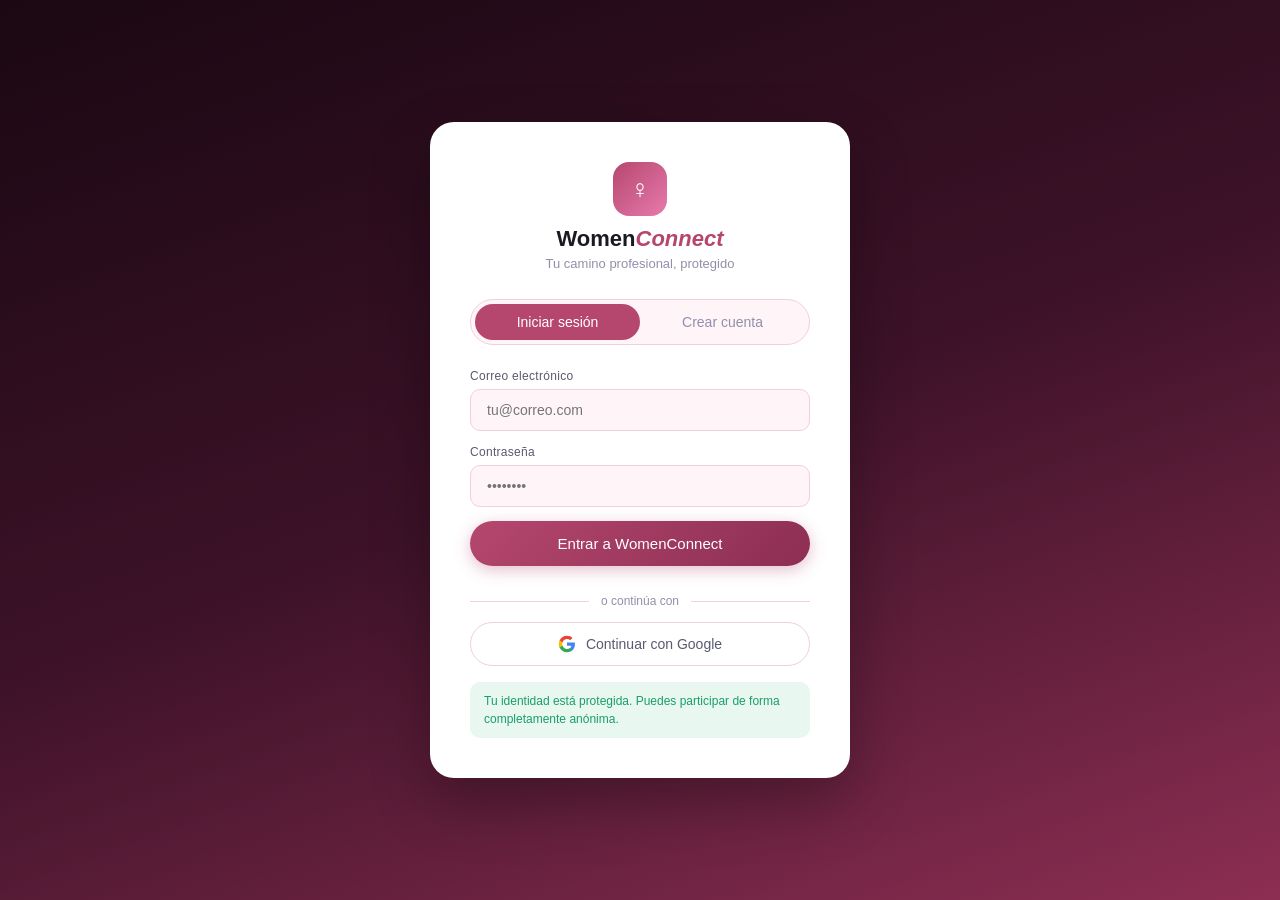
<file: index.html>
<!DOCTYPE html>
<html lang="es">
<head>
  <meta charset="UTF-8">
  <meta name="viewport" content="width=device-width, initial-scale=1.0">
  <title>WomenConnect — Iniciar sesión</title>
  <link rel="stylesheet" href="css/styles.css">
  <link rel="stylesheet" href="css/login.css">
</head>
<body>
  <div class="caja-login">
    <!-- Logo -->
    <div class="login-logo">
      <div class="circulo">♀</div>
      <h1>Women<em>Connect</em></h1>
      <p>Tu camino profesional, protegido</p>
    </div>

    <!-- Tabs -->
    <div class="tabs">
      <button class="tab activo" id="tab-login" onclick="cambiarTab('login')">Iniciar sesión</button>
      <button class="tab" id="tab-registro" onclick="cambiarTab('registro')">Crear cuenta</button>
    </div>

    <!-- Formulario Login -->
    <div class="formulario activo" id="form-login">
      <div class="mensaje-error" id="error-login"></div>

      <div class="campo-grupo">
        <label class="campo-label">Correo electrónico</label>
        <input class="campo-input" id="login-email" type="email" placeholder="tu@correo.com">
      </div>

      <div class="campo-grupo">
        <label class="campo-label">Contraseña</label>
        <input class="campo-input" id="login-pass" type="password" placeholder="••••••••">
      </div>

      <button class="btn-login" onclick="iniciarSesion()">Entrar a WomenConnect</button>

      <div class="separador">o continúa con</div>

      <button class="btn-google" onclick="loginGoogle()">
        <svg width="18" height="18" viewBox="0 0 24 24">
          <path fill="#4285F4" d="M22.56 12.25c0-.78-.07-1.53-.2-2.25H12v4.26h5.92c-.26 1.37-1.04 2.53-2.21 3.31v2.77h3.57c2.08-1.92 3.28-4.74 3.28-8.09z"/>
          <path fill="#34A853" d="M12 23c2.97 0 5.46-.98 7.28-2.66l-3.57-2.77c-.98.66-2.23 1.06-3.71 1.06-2.86 0-5.29-1.93-6.16-4.53H2.18v2.84C3.99 20.53 7.7 23 12 23z"/>
          <path fill="#FBBC05" d="M5.84 14.09c-.22-.66-.35-1.36-.35-2.09s.13-1.43.35-2.09V7.07H2.18C1.43 8.55 1 10.22 1 12s.43 3.45 1.18 4.93l2.85-2.22.81-.62z"/>
          <path fill="#EA4335" d="M12 5.38c1.62 0 3.06.56 4.21 1.64l3.15-3.15C17.45 2.09 14.97 1 12 1 7.7 1 3.99 3.47 2.18 7.07l3.66 2.84c.87-2.6 3.3-4.53 6.16-4.53z"/>
        </svg>
        Continuar con Google
      </button>

      <div class="nota-privacidad">
        Tu identidad está protegida. Puedes participar de forma completamente anónima.
      </div>
    </div>

    <!-- Formulario Registro -->
    <div class="formulario" id="form-registro">
      <div class="mensaje-error" id="error-registro"></div>

      <div class="campo-grupo">
        <label class="campo-label">Correo electrónico</label>
        <input class="campo-input" id="reg-email" type="email" placeholder="tu@correo.com">
      </div>

      <div class="campo-grupo">
        <label class="campo-label">Contraseña</label>
        <input class="campo-input" id="reg-pass" type="password" placeholder="Mínimo 8 caracteres">
      </div>

      <div class="campo-grupo">
        <label class="campo-label">Confirmar contraseña</label>
        <input class="campo-input" id="reg-pass2" type="password" placeholder="Repite tu contraseña">
      </div>

      <!-- Toggle anonimato -->
      <div class="toggle-anon" onclick="toggleAnon()">
        <div class="check-caja" id="check-anon"></div>
        <div class="toggle-texto">
          <strong>Quiero ser anónima</strong>
          <span>Tu nombre no será visible en la comunidad</span>
        </div>
      </div>

      <button class="btn-login" onclick="registrarse()">Crear mi cuenta</button>

      <div class="separador">o regístrate con</div>

      <button class="btn-google" onclick="loginGoogle()">
        <svg width="18" height="18" viewBox="0 0 24 24">
          <path fill="#4285F4" d="M22.56 12.25c0-.78-.07-1.53-.2-2.25H12v4.26h5.92c-.26 1.37-1.04 2.53-2.21 3.31v2.77h3.57c2.08-1.92 3.28-4.74 3.28-8.09z"/>
          <path fill="#34A853" d="M12 23c2.97 0 5.46-.98 7.28-2.66l-3.57-2.77c-.98.66-2.23 1.06-3.71 1.06-2.86 0-5.29-1.93-6.16-4.53H2.18v2.84C3.99 20.53 7.7 23 12 23z"/>
          <path fill="#FBBC05" d="M5.84 14.09c-.22-.66-.35-1.36-.35-2.09s.13-1.43.35-2.09V7.07H2.18C1.43 8.55 1 10.22 1 12s.43 3.45 1.18 4.93l2.85-2.22.81-.62z"/>
          <path fill="#EA4335" d="M12 5.38c1.62 0 3.06.56 4.21 1.64l3.15-3.15C17.45 2.09 14.97 1 12 1 7.7 1 3.99 3.47 2.18 7.07l3.66 2.84c.87-2.6 3.3-4.53 6.16-4.53z"/>
        </svg>
        Continuar con Google
      </button>

      <div class="nota-privacidad">
        Nunca compartiremos tus datos. Aceptas nuestros términos al registrarte.
      </div>
    </div>

  </div>

  <div id="toast"></div>

  <script src="js/main.js"></script>
  <script src="js/login.js"></script>

</body>
</html>
</file>
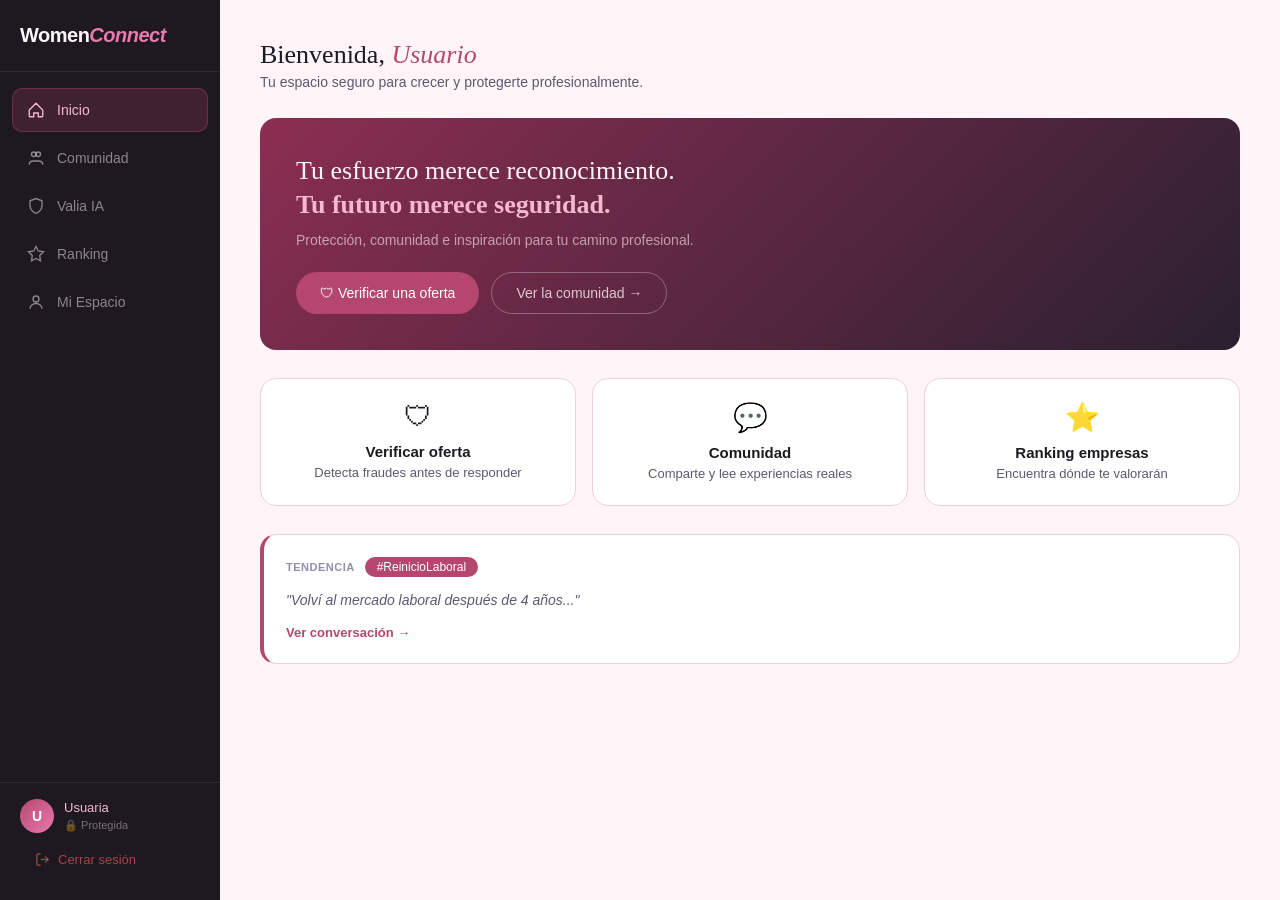
<file: home.html>
<!DOCTYPE html>
<html lang="es">
<head>
  <meta charset="UTF-8">
  <meta name="viewport" content="width=device-width, initial-scale=1.0">
  <title>WomenConnect — Inicio</title>
  <link rel="stylesheet" href="css/styles.css">
  <link rel="stylesheet" href="css/home.css">
</head>
<body>

  <div class="topbar">
    <div class="topbar-logo">Women<em>Connect</em></div>
    <button class="btn-menu" onclick="abrirMenu()">
      <svg width="22" height="22" viewBox="0 0 24 24" fill="none" stroke="currentColor" stroke-width="2">
        <line x1="3" y1="6" x2="21" y2="6"/><line x1="3" y1="12" x2="21" y2="12"/><line x1="3" y1="18" x2="21" y2="18"/>
      </svg>
    </button>
  </div>

    <div class="menu-movil" id="menu-movil">
    <nav>
        <a href="home.html" class="nav-link activo">
        <svg width="20" height="20" viewBox="0 0 24 24" fill="none" stroke="currentColor" stroke-width="1.8"><path d="M3 12L12 3L21 12V20a1 1 0 0 1-1 1h-5v-5H9v5H4a1 1 0 0 1-1-1V12z"/></svg>
        Inicio
        </a>
        <a href="community.html" class="nav-link">
        <svg width="20" height="20" viewBox="0 0 24 24" fill="none" stroke="currentColor" stroke-width="1.8"><circle cx="9" cy="7" r="3"/><circle cx="15" cy="7" r="3"/><path d="M3 21c0-3 2.7-5 6-5h6c3.3 0 6 2 6 5"/></svg>
        Comunidad
        </a>
        <a href="valia.html" class="nav-link">
        <svg width="20" height="20" viewBox="0 0 24 24" fill="none" stroke="currentColor" stroke-width="1.8"><path d="M12 22s8-4 8-10V5l-8-3-8 3v7c0 6 8 10 8 10z"/></svg>
        Valia IA
        </a>
        <a href="ranking.html" class="nav-link">
        <svg width="20" height="20" viewBox="0 0 24 24" fill="none" stroke="currentColor" stroke-width="1.8"><path d="M12 2l3 6 7 1-5 5 1 7-6-3-6 3 1-7-5-5 7-1z"/></svg>
        Ranking
        </a>
        <a href="profile.html" class="nav-link">
        <svg width="20" height="20" viewBox="0 0 24 24" fill="none" stroke="currentColor" stroke-width="1.8"><circle cx="12" cy="8" r="4"/><path d="M4 21c0-4 3.6-7 8-7s8 3 8 7"/></svg>
        Mi Espacio
        </a>
        
        <a href="index.html" class="btn-salir" style="margin-top: 30px; text-decoration: none; display: flex; align-items: center; gap: 10px;">
         <svg width="20" height="20" viewBox="0 0 24 24" fill="none" stroke="currentColor" stroke-width="2"><path d="M9 21H5a2 2 0 0 1-2-2V5a2 2 0 0 1 2-2h4"/><polyline points="16 17 21 12 16 7"/><line x1="21" y1="12" x2="9" y2="12"/></svg>
         Cerrar sesión
        </a>
    </nav>
    </div>

  <div class="layout">
    <aside class="sidebar">
      <div class="sidebar-logo"><span>Women<em>Connect</em></span></div>
      
      <nav>
        <a href="home.html" class="nav-link activo">
          <svg viewBox="0 0 24 24" fill="none" stroke="currentColor" stroke-width="1.8"><path d="M3 12L12 3L21 12V20a1 1 0 0 1-1 1h-5v-5H9v5H4a1 1 0 0 1-1-1V12z"/></svg>
          Inicio
        </a>
        <a href="community.html" class="nav-link">
          <svg viewBox="0 0 24 24" fill="none" stroke="currentColor" stroke-width="1.8"><circle cx="9" cy="7" r="3"/><circle cx="15" cy="7" r="3"/><path d="M3 21c0-3 2.7-5 6-5h6c3.3 0 6 2 6 5"/></svg>
          Comunidad
        </a>
        <a href="valia.html" class="nav-link">
          <svg viewBox="0 0 24 24" fill="none" stroke="currentColor" stroke-width="1.8"><path d="M12 22s8-4 8-10V5l-8-3-8 3v7c0 6 8 10 8 10z"/></svg>
          Valia IA
        </a>
        <a href="ranking.html" class="nav-link">
          <svg viewBox="0 0 24 24" fill="none" stroke="currentColor" stroke-width="1.8"><path d="M12 2l3 6 7 1-5 5 1 7-6-3-6 3 1-7-5-5 7-1z"/></svg>
          Ranking
        </a>
        <a href="profile.html" class="nav-link">
          <svg viewBox="0 0 24 24" fill="none" stroke="currentColor" stroke-width="1.8"><circle cx="12" cy="8" r="4"/><path d="M4 21c0-4 3.6-7 8-7s8 3 8 7"/></svg>
          Mi Espacio
        </a>
      </nav>
 
      <div class="sidebar-footer">
        <div class="sidebar-usuario">
          <div class="avatar" id="avatar-letra">U</div>
          <div class="usuario-info">
            <span id="nombre-usuario">Usuaria</span>
            <small>🔒 Protegida</small>
          </div>
        </div>
        <a href="index.html" class="btn-salir" style="text-decoration: none;">
          <svg width="15" height="15" viewBox="0 0 24 24" fill="none" stroke="currentColor" stroke-width="2"><path d="M9 21H5a2 2 0 0 1-2-2V5a2 2 0 0 1 2-2h4"/><polyline points="16 17 21 12 16 7"/><line x1="21" y1="12" x2="9" y2="12"/></svg>
          Cerrar sesión
        </a>
      </div>
    </aside>

    <main class="contenido animar">
      <div class="pagina-titulo">
        <h1>Bienvenida, <em id="saludo-nombre">Usuario</em> </h1>
        <p>Tu espacio seguro para crecer y protegerte profesionalmente.</p>
      </div>

      <div class="card-hero">
        <h2>Tu esfuerzo merece reconocimiento.<br><strong>Tu futuro merece seguridad.</strong></h2>
        <p>Protección, comunidad e inspiración para tu camino profesional.</p>
        <div class="hero-botones">
          <a href="valia.html" class="btn-hero">🛡 Verificar una oferta</a>
          <a href="community.html" class="btn-hero-outline">Ver la comunidad →</a>
        </div>
      </div>

      <div class="grid-3 home-grid">
        <a href="valia.html" class="card quick-card">
          <div class="card-icon">🛡</div>
          <div class="card-title">Verificar oferta</div>
          <div class="card-desc">Detecta fraudes antes de responder</div>
        </a>

        <a href="community.html" class="card quick-card">
          <div class="card-icon">💬</div>
          <div class="card-title">Comunidad</div>
          <div class="card-desc">Comparte y lee experiencias reales</div>
        </a>

        <a href="ranking.html" class="card quick-card">
          <div class="card-icon">⭐</div>
          <div class="card-title">Ranking empresas</div>
          <div class="card-desc">Encuentra dónde te valorarán</div>
        </a>
      </div>

      <div class="card trending-card">
        <div class="trending-header">
          <span class="trending-label">Tendencia</span>
          <span class="hashtag">#ReinicioLaboral</span>
        </div>
        <p class="trending-text">
          "Volví al mercado laboral después de 4 años..."
        </p>
        <a href="community.html" class="trending-link">Ver conversación →</a>
      </div>
    </main>
  </div>

  <div id="toast"></div>

  <script src="js/main.js"></script>
  <script src="js/home.js"></script>
</body>
</html>
</file>
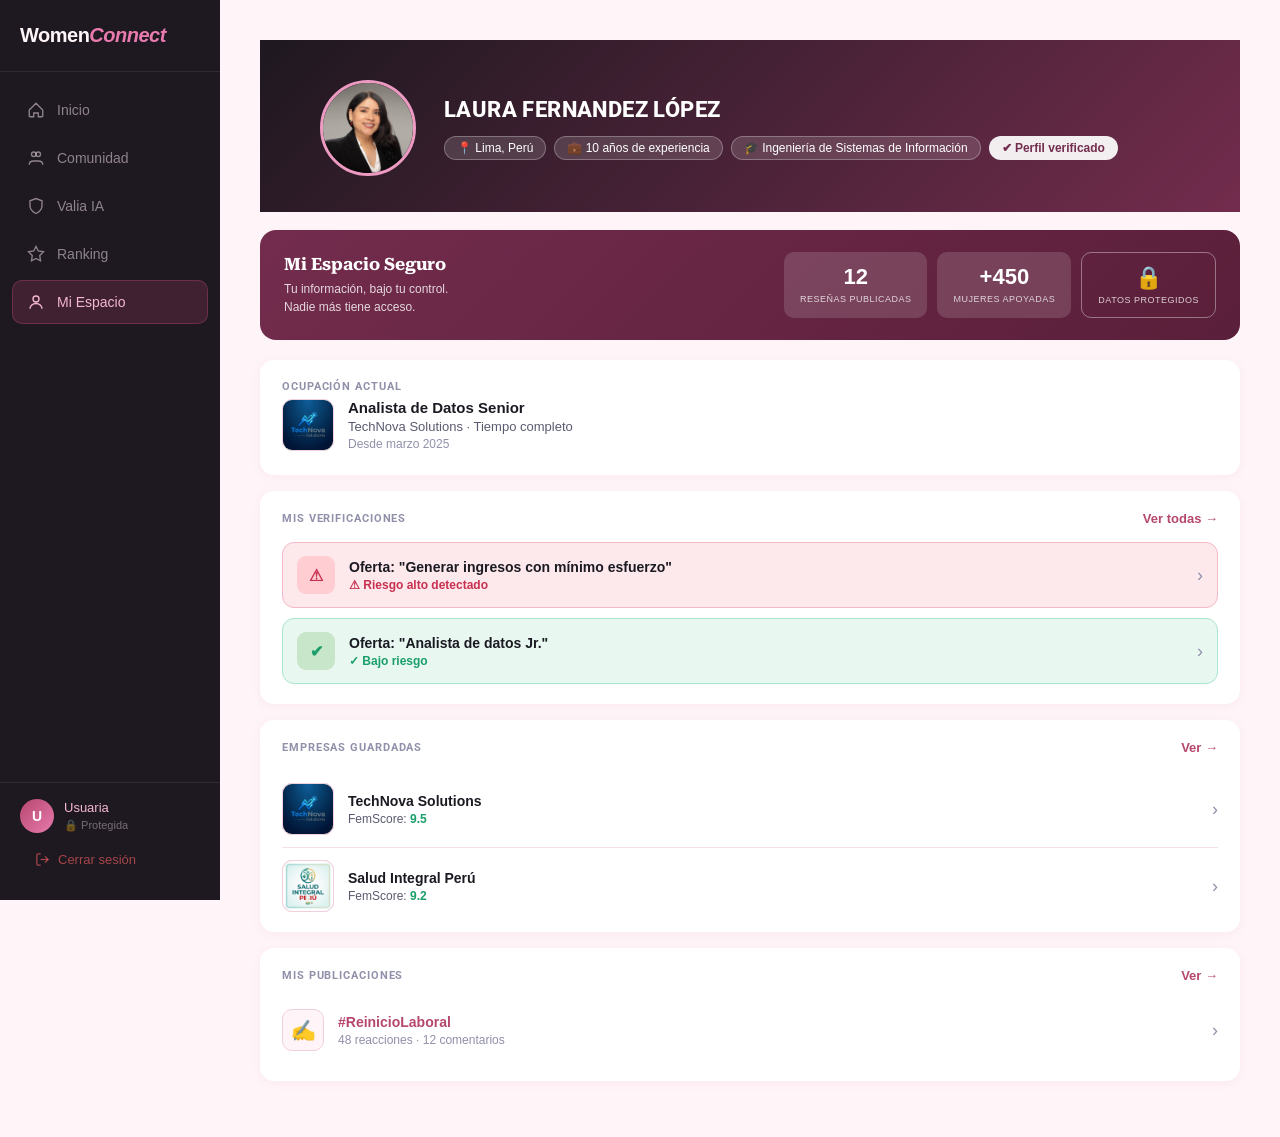
<file: profile.html>
<!DOCTYPE html>
<html lang="es">
<head>
  <meta charset="UTF-8">
  <meta name="viewport" content="width=device-width, initial-scale=1.0">
  <title>WomenConnect — Mi Espacio</title>
  <link href="https://fonts.googleapis.com/css2?family=Roboto:ital,wght@0,300;0,400;0,500;0,700;1,300&family=Roboto+Serif:ital,wght@0,300;0,400;0,600&display=swap" rel="stylesheet"/>
  <link rel="stylesheet" href="css/styles.css">
  <link rel="stylesheet" href="css/profile.css">
</head>
<body>

  <!-- TOPBAR MÓVIL -->
  <div class="topbar-movil" id="topbar-movil">
    <div class="topbar-logo">Women<em>Connect</em></div>
    <button class="btn-menu" onclick="abrirMenu()">
      <svg width="22" height="22" viewBox="0 0 24 24" fill="none" stroke="currentColor" stroke-width="2">
        <line x1="3" y1="6" x2="21" y2="6"/>
        <line x1="3" y1="12" x2="21" y2="12"/>
        <line x1="3" y1="18" x2="21" y2="18"/>
      </svg>
    </button>
  </div>

  <!-- MENÚ MÓVIL -->
  <div class="menu-movil" id="menu-movil">
    <nav>
      <a href="home.html" class="nav-link">
        <svg width="20" height="20" viewBox="0 0 24 24" fill="none" stroke="currentColor" stroke-width="1.8"><path d="M3 12L12 3L21 12V20a1 1 0 0 1-1 1h-5v-5H9v5H4a1 1 0 0 1-1-1V12z"/></svg>
        Inicio
      </a>
      <a href="community.html" class="nav-link">
        <svg width="20" height="20" viewBox="0 0 24 24" fill="none" stroke="currentColor" stroke-width="1.8"><circle cx="9" cy="7" r="3"/><circle cx="15" cy="7" r="3"/><path d="M3 21c0-3 2.7-5 6-5h6c3.3 0 6 2 6 5"/></svg>
        Comunidad
      </a>
      <a href="valia.html" class="nav-link">
        <svg width="20" height="20" viewBox="0 0 24 24" fill="none" stroke="currentColor" stroke-width="1.8"><path d="M12 22s8-4 8-10V5l-8-3-8 3v7c0 6 8 10 8 10z"/></svg>
        Valia IA
      </a>
      <a href="ranking.html" class="nav-link">
        <svg width="20" height="20" viewBox="0 0 24 24" fill="none" stroke="currentColor" stroke-width="1.8"><path d="M12 2l3 6 7 1-5 5 1 7-6-3-6 3 1-7-5-5 7-1z"/></svg>
        Ranking
      </a>
      <a href="profile.html" class="nav-link activo">
        <svg width="20" height="20" viewBox="0 0 24 24" fill="none" stroke="currentColor" stroke-width="1.8"><circle cx="12" cy="8" r="4"/><path d="M4 21c0-4 3.6-7 8-7s8 3 8 7"/></svg>
        Mi Espacio
      </a>
      <button class="btn-salir" id="btnCerrarSesionMovil">
        <svg width="15" height="15" viewBox="0 0 24 24" fill="none" stroke="currentColor" stroke-width="2"><path d="M9 21H5a2 2 0 0 1-2-2V5a2 2 0 0 1 2-2h4"/><polyline points="16 17 21 12 16 7"/><line x1="21" y1="12" x2="9" y2="12"/></svg>
        Cerrar sesión
      </button>
    </nav>
  </div>

  <!-- LAYOUT PRINCIPAL -->
  <div class="layout">

    <!-- SIDEBAR -->
    <aside class="sidebar">
      <div class="sidebar-logo"><span>Women<em>Connect</em></span></div>
      <nav>
        <a href="home.html" class="nav-link">
          <svg viewBox="0 0 24 24" fill="none" stroke="currentColor" stroke-width="1.8"><path d="M3 12L12 3L21 12V20a1 1 0 0 1-1 1h-5v-5H9v5H4a1 1 0 0 1-1-1V12z"/></svg>
          Inicio
        </a>
        <a href="community.html" class="nav-link">
          <svg viewBox="0 0 24 24" fill="none" stroke="currentColor" stroke-width="1.8"><circle cx="9" cy="7" r="3"/><circle cx="15" cy="7" r="3"/><path d="M3 21c0-3 2.7-5 6-5h6c3.3 0 6 2 6 5"/></svg>
          Comunidad
        </a>
        <a href="valia.html" class="nav-link">
          <svg viewBox="0 0 24 24" fill="none" stroke="currentColor" stroke-width="1.8"><path d="M12 22s8-4 8-10V5l-8-3-8 3v7c0 6 8 10 8 10z"/></svg>
          Valia IA
        </a>
        <a href="ranking.html" class="nav-link">
          <svg viewBox="0 0 24 24" fill="none" stroke="currentColor" stroke-width="1.8"><path d="M12 2l3 6 7 1-5 5 1 7-6-3-6 3 1-7-5-5 7-1z"/></svg>
          Ranking
        </a>
        <a href="profile.html" class="nav-link activo">
          <svg viewBox="0 0 24 24" fill="none" stroke="currentColor" stroke-width="1.8"><circle cx="12" cy="8" r="4"/><path d="M4 21c0-4 3.6-7 8-7s8 3 8 7"/></svg>
          Mi Espacio
        </a>
      </nav>
      <div class="sidebar-footer">
        <div class="sidebar-usuario">
          <div class="avatar" id="avatar-letra">U</div>
          <div class="usuario-info">
            <span id="nombre-usuario">Usuaria</span>
            <small>🔒 Protegida</small>
          </div>
        </div>
          <a href="index.html" class="btn-salir" style="text-decoration: none;">
      <svg width="15" height="15" viewBox="0 0 24 24" fill="none" stroke="currentColor" stroke-width="2"><path d="M9 21H5a2 2 0 0 1-2-2V5a2 2 0 0 1 2-2h4"/><polyline points="16 17 21 12 16 7"/><line x1="21" y1="12" x2="9" y2="12"/></svg>
        Cerrar sesión
    </a>
      </div>
    </aside>

    <!-- ÁREA DE CONTENIDO (scroll independiente) -->
    <main class="contenido" id="main-contenido">

      <!-- ══════════════════════════════════════════
           PÁGINA 1: PERFIL PRINCIPAL
      ══════════════════════════════════════════ -->
      <div id="pagina-perfil" class="pagina activa">

        <!-- Header degradado con foto y nombre -->
        <div class="profile-header">
          <div class="avatar-wrapper">
            <img
              src="assets/FOTO_PERFIL.jpg"
              alt="Foto de perfil"
              class="avatar-img"
              onerror="this.style.display='none'; this.nextElementSibling.style.display='flex';"
            />
            <div class="avatar-placeholder"><span>👤</span></div>
          </div>
          <div class="profile-info">
            <h1 class="profile-name">Laura Fernandez López</h1>
            <div class="profile-chips">
              <span class="chip">📍 Lima, Perú</span>
              <span class="chip">💼 10 años de experiencia</span>
              <span class="chip">🎓 Ingeniería de Sistemas de Información</span>
              <span class="chip chip-verified">✔ Perfil verificado</span>
            </div>
          </div>
        </div>

        <!-- Cuerpo de la página principal -->
        <div class="pagina-body">

          <!-- Banner Mi Espacio Seguro -->
          <br>
          <div class="safe-space-banner">
            <div class="safe-space-text">
              <h2 class="safe-title">Mi Espacio Seguro</h2>
              <p class="safe-subtitle">Tu información, bajo tu control.<br>Nadie más tiene acceso.</p>
            </div>
            <div class="safe-stats">
              <div class="stat-box">
                <span class="stat-num">12</span>
                <span class="stat-label">RESEÑAS PUBLICADAS</span>
              </div>
              <div class="stat-box">
                <span class="stat-num">+450</span>
                <span class="stat-label">MUJERES APOYADAS</span>
              </div>
              <div class="stat-box stat-box--outline">
                <span class="stat-icon">🔒</span>
                <span class="stat-label">Datos protegidos</span>
              </div>
            </div>
          </div>

          <!-- Ocupación Actual -->
          <div class="section-card">
            <h3 class="section-label">Ocupación actual</h3>
            <div class="occupation-box">
              <img
                src="assets/EMPRESA.jpg"
                alt="Empresa"
                class="empresa-icon"
                onerror="this.style.display='none'; this.nextElementSibling.style.display='flex';"
              />
              <div class="company-icon-placeholder" style="display:none;">🏢</div>
              <div class="occupation-info">
                <span class="occupation-title">Analista de Datos Senior</span>
                <span class="occupation-company">TechNova Solutions · Tiempo completo</span>
                <span class="occupation-since">Desde marzo 2025</span>
              </div>
            </div>
          </div>

          <!-- Mis Verificaciones -->
          <div class="section-card">
            <div class="section-header">
              <h3 class="section-label">Mis verificaciones</h3>
              <a href="#" class="link-ver" data-destino="pagina-verificaciones">Ver todas →</a>
            </div>

            <div class="verify-item verify-item--danger">
              <div class="verify-icon-placeholder danger">⚠</div>
              <div class="verify-info">
                <span class="verify-name">Oferta: "Generar ingresos con mínimo esfuerzo"</span>
                <span class="verify-risk danger">⚠ Riesgo alto detectado</span>
              </div>
              <span class="verify-arrow">›</span>
            </div>

            <div class="verify-item verify-item--safe">
              <div class="verify-icon-placeholder safe">✔</div>
              <div class="verify-info">
                <span class="verify-name">Oferta: "Analista de datos Jr."</span>
                <span class="verify-risk safe">✓ Bajo riesgo</span>
              </div>
              <span class="verify-arrow">›</span>
            </div>
          </div>

          <!-- Empresas Guardadas -->
          <div class="section-card">
            <div class="section-header">
              <h3 class="section-label">Empresas guardadas</h3>
              <a href="#" class="link-ver" data-destino="pagina-empresas">Ver →</a>
            </div>

            <div class="company-item">
              <div class="company-icon-placeholder">
                <img
                src="assets/EMPRESA.jpg"
                alt="Empresa"
                class="empresa-icon"
                onerror="this.style.display='none'; this.nextElementSibling.style.display='flex';"
              />
              </div>
              <div class="company-info">
                <span class="company-name">TechNova Solutions</span>
                <span class="company-score">FemScore: <strong>9.5</strong></span>
              </div>
              <span class="verify-arrow">›</span>
            </div>

            <div class="company-item">
              <div class="company-icon-placeholder">
                <img
                src="assets/EMPRESA2.jpg"
                alt="Empresa"
                class="empresa-icon"
                onerror="this.style.display='none'; this.nextElementSibling.style.display='flex';"
              />
              </div>
              <div class="company-info">
                <span class="company-name">Salud Integral Perú</span>
                <span class="company-score">FemScore: <strong>9.2</strong></span>
              </div>
              <span class="verify-arrow">›</span>
            </div>
          </div>

          <!-- Mis Publicaciones -->
          <div class="section-card">
            <div class="section-header">
              <h3 class="section-label">Mis publicaciones</h3>
              <a href="#" class="link-ver" data-destino="pagina-publicaciones">Ver →</a>
            </div>

            <div class="post-item">
              <div class="post-icon-placeholder">✍️</div>
              <div class="post-info">
                <span class="post-tag">#ReinicioLaboral</span>
                <span class="post-meta">48 reacciones · 12 comentarios</span>
              </div>
              <span class="verify-arrow">›</span>
            </div>
          </div>


        </div><!-- /pagina-body -->
      </div>
      <!-- /pagina-perfil -->


      <!-- ══════════════════════════════════════════
           PÁGINA 3: HISTORIAL DE VERIFICACIONES
      ══════════════════════════════════════════ -->
      <div id="pagina-verificaciones" class="pagina">

        <div class="subpage-topbar">
          <a href="#" class="btn-back" data-destino="pagina-perfil">← Volver</a>
          <span class="subpage-title">Verificaciones</span>
        </div>

        <div class="subpage-content">
          <h1 class="page-title">Historial de verificaciones</h1>
          <p class="page-subtitle">Aquí se registran todas las ofertas que analizaste. Tu historial es privado.</p>

          <div class="verify-card danger">
            <div class="vcard-icon danger">⚠️</div>
            <div class="vcard-body">
              <p class="vcard-title">Oferta: "Generar ingresos con mínimo esfuerzo"</p>
              <span class="vcard-badge danger">⚠ Riesgo alto detectado</span>
              <p class="vcard-desc">Esta oferta de trabajo ha sido clasificada con un riesgo alto de estafa piramidal. El anuncio promete generar ingresos con un esfuerzo mínimo, pero solicita un pago previo y proviene de una empresa no registrada y sin contrato formal.</p>
              <div class="vcard-signals">
                <span class="signal-chip">💸 Pago previo requerido</span>
                <span class="signal-chip">🏢 Empresa no registrada</span>
                <span class="signal-chip">📵 Sin contrato</span>
              </div>
              <p class="vcard-date">Analizado el 14 feb 2024</p>
            </div>
          </div>

          <div class="verify-card safe">
            <div class="vcard-icon safe">✅</div>
            <div class="vcard-body">
              <p class="vcard-title">Oferta: "Analista de datos Jr."</p>
              <span class="vcard-badge safe">✓ Bajo riesgo</span>
              <p class="vcard-desc">Empresa con registro válido en SUNAT, contrato formal, sueldo dentro del rango de mercado y proceso de selección transparente.</p>
              <div class="vcard-signals">
                <span class="signal-chip">📄 Contrato formal</span>
                <span class="signal-chip">✔ SUNAT verificado</span>
                <span class="signal-chip">💰 Sueldo justo</span>
              </div>
              <p class="vcard-date">Analizado el 20 mar 2024</p>
            </div>
          </div>

          <div class="verify-card medio">
            <div class="vcard-icon medio">🔍</div>
            <div class="vcard-body">
              <p class="vcard-title">Oferta: "Community Manager Freelance"</p>
              <span class="vcard-badge medio">⚡ Riesgo medio</span>
              <p class="vcard-desc">La oferta parece legítima pero el salario está por debajo del promedio de mercado en un 30%. Se recomienda negociar antes de aceptar.</p>
              <div class="vcard-signals">
                <span class="signal-chip">📉 Sueldo bajo</span>
                <span class="signal-chip">⏱ Horas no definidas</span>
              </div>
              <p class="vcard-date">Analizado el 5 abr 2024</p>
            </div>
          </div>

          <div class="verify-card danger">
            <div class="vcard-icon danger">🚨</div>
            <div class="vcard-body">
              <p class="vcard-title">Oferta: "Ejecutiva de cuentas — trabajo remoto"</p>
              <span class="vcard-badge danger">⚠ Riesgo alto detectado</span>
              <p class="vcard-desc">El reclutador solicitó foto de DNI antes de la entrevista. El dominio del correo no coincide con la empresa que dicen representar.</p>
              <div class="vcard-signals">
                <span class="signal-chip">🪪 Solicitud de DNI prematura</span>
                <span class="signal-chip">📧 Correo sospechoso</span>
                <span class="signal-chip">📵 Sin LinkedIn</span>
              </div>
              <p class="vcard-date">Analizado el 18 abr 2024</p>
            </div>
          </div>

          <div class="verify-card safe">
            <div class="vcard-icon safe">🏆</div>
            <div class="vcard-body">
              <p class="vcard-title">Oferta: "Especialista en UX — Fintech"</p>
              <span class="vcard-badge safe">✓ Bajo riesgo</span>
              <p class="vcard-desc">Empresa reconocida del sector fintech con reseñas positivas. Proceso con entrevistas técnicas, sueldo competitivo y beneficios de maternidad.</p>
              <div class="vcard-signals">
                <span class="signal-chip">🌟 FemScore 9.1</span>
                <span class="signal-chip">🤱 Beneficios maternidad</span>
                <span class="signal-chip">📈 Plan de carrera</span>
              </div>
              <p class="vcard-date">Analizado el 2 may 2024</p>
            </div>
          </div>

        </div>
      </div>
      <!-- /pagina-verificaciones -->


      <!-- ══════════════════════════════════════════
           PÁGINA 4: HISTORIAL DE EMPRESAS
      ══════════════════════════════════════════ -->
      <div id="pagina-empresas" class="pagina">

        <div class="subpage-topbar">
          <a href="#" class="btn-back" data-destino="pagina-perfil">← Volver</a>
          <span class="subpage-title">Empresas guardadas</span>
        </div>

        <div class="subpage-content">
          <h1 class="page-title">Historial de empresas guardadas</h1>
          <p class="page-subtitle">Las empresas que marcaste como favoritas para seguir de cerca.</p>

          <div class="emp-card">
            <div class="emp-logo-placeholder">
              <img
                src="assets/EMPRESA.jpg"
                alt="Empresa"
                class="empresa-icon"
                onerror="this.style.display='none'; this.nextElementSibling.style.display='flex';"
              />
            </div>
            <div class="emp-body">
              <p class="emp-name">TechNova Solutions</p>
              <p class="emp-score">⭐ FemScore: 9.5</p>
              <p class="emp-sector">Tecnología · Lima</p>
              <div class="emp-tags">
                <span class="emp-tag">Liderazgo Femenino</span>
                <span class="emp-tag">Flexibilidad</span>
                <span class="emp-tag">Sueldo Justo</span>
              </div>
              <p class="emp-date">Guardada el 10 ene 2024</p>
            </div>
            <span class="arrow">›</span>
          </div>

          <div class="emp-card">
            <div class="emp-logo-placeholder">
              <img
                src="assets/EMPRESA2.jpg"
                alt="Empresa"
                class="empresa-icon"
                onerror="this.style.display='none'; this.nextElementSibling.style.display='flex';"
              />
            </div>
            <div class="emp-body">
              <p class="emp-name">Salud Integral Perú</p>
              <p class="emp-score">⭐ FemScore: 9.2</p>
              <p class="emp-sector">Salud · Arequipa</p>
              <div class="emp-tags">
                <span class="emp-tag">Sala Lactancia</span>
                <span class="emp-tag">Seguridad</span>
                <span class="emp-tag">Ambiente Inclusivo</span>
              </div>
              <p class="emp-date">Guardada el 22 ene 2024</p>
            </div>
            <span class="arrow">›</span>
          </div>

          <div class="emp-card">
            <div class="emp-logo-placeholder">
              <img
                src="assets/EMPRESA3.png"
                alt="Empresa"
                class="empresa-icon"
                onerror="this.style.display='none'; this.nextElementSibling.style.display='flex';"
              />
            </div>
            <div class="emp-body">
              <p class="emp-name">Futuro Digital S.A.</p>
              <p class="emp-score">⭐ FemScore: 8.7</p>
              <p class="emp-sector">Tecnología · Lima</p>
              <div class="emp-tags">
                <span class="emp-tag">Trabajo Remoto</span>
                <span class="emp-tag">Plan de Carrera</span>
              </div>
              <p class="emp-date">Guardada el 3 feb 2024</p>
            </div>
            <span class="arrow">›</span>
          </div>

          <div class="emp-card">
            <div class="emp-logo-placeholder">
              <img
                src="assets/EMPRESA4.png"
                alt="Empresa"
                class="empresa-icon"
                onerror="this.style.display='none'; this.nextElementSibling.style.display='flex';"
              />
            </div>
            <div class="emp-body">
              <p class="emp-name">AprendeMás</p>
              <p class="emp-score">⭐ FemScore: 8.3</p>
              <p class="emp-sector">Educación · Trujillo</p>
              <div class="emp-tags">
                <span class="emp-tag">Amor a aprender</span>
                <span class="emp-tag">Crecimiento</span>
              </div>
              <p class="emp-date">Guardada el 18 feb 2024</p>
            </div>
            <span class="arrow">›</span>
          </div>

          <div class="emp-card">
            <div class="emp-logo-placeholder">
              <img
                src="assets/EMPRESA5.png"
                alt="Empresa"
                class="empresa-icon"
                onerror="this.style.display='none'; this.nextElementSibling.style.display='flex';"
              />
            </div>
            <div class="emp-body">
              <p class="emp-name">Creativa Studio Latam</p>
              <p class="emp-score">⭐ FemScore: 8.9</p>
              <p class="emp-sector">Diseño · Marketing · Híbrido</p>
              <div class="emp-tags">
                <span class="emp-tag">Equipo Diverso</span>
                <span class="emp-tag">Flexibilidad</span>
                <span class="emp-tag">Beneficios</span>
              </div>
              <p class="emp-date">Guardada el 5 mar 2024</p>
            </div>
            <span class="arrow">›</span>
          </div>

        </div>
      </div>
      <!-- /pagina-empresas -->


      <!-- ══════════════════════════════════════════
           PÁGINA 5: HISTORIAL DE PUBLICACIONES
      ══════════════════════════════════════════ -->
      <div id="pagina-publicaciones" class="pagina">

        <div class="subpage-topbar">
          <a href="#" class="btn-back" data-destino="pagina-perfil">← Volver</a>
          <span class="subpage-title">Mis publicaciones</span>
        </div>

        <div class="subpage-content">
          <h1 class="page-title">Historial de publicaciones</h1>
          <p class="page-subtitle">Tus aportes a la comunidad. Todas son anónimas y cifradas.</p>

          <div class="post-card">
            <div class="post-header">
              <div class="post-avatar">✍️</div>
              <div class="post-meta-top">
                <span class="post-hashtag">#ReinicioLaboral</span>
                <span class="post-date">Publicado el 15 ene 2024</span>
              </div>
            </div>
            <p class="post-text">Después de 2 años fuera del mercado por maternidad, volví a trabajar y fue más difícil de lo que imaginé. Comparto mis tips para actualizar el CV y afrontar la entrevista con confianza. ¡Sí se puede!</p>
            <div class="post-stats">
              <div class="post-stat"><span>❤️</span> 48 reacciones</div>
              <div class="post-stat"><span>💬</span> 12 comentarios</div>
              <span class="post-visibility">🔒 Anónima</span>
            </div>
          </div>

          <div class="post-card">
            <div class="post-header">
              <div class="post-avatar">💬</div>
              <div class="post-meta-top">
                <span class="post-hashtag">#BrechaSalarial</span>
                <span class="post-date">Publicado el 28 ene 2024</span>
              </div>
            </div>
            <p class="post-text">Me enteré que mi colega con menos experiencia gana un 20% más. Pedí explicaciones a RR.HH. y me dieron evasivas. ¿A alguien más le ha pasado esto? Necesitamos hablar de esto sin miedo.</p>
            <div class="post-stats">
              <div class="post-stat"><span>❤️</span> 120 reacciones</div>
              <div class="post-stat"><span>💬</span> 37 comentarios</div>
              <span class="post-visibility">🔒 Anónima</span>
            </div>
          </div>

          <div class="post-card">
            <div class="post-header">
              <div class="post-avatar">🌟</div>
              <div class="post-meta-top">
                <span class="post-hashtag">#EmpresaRecomendada</span>
                <span class="post-date">Publicado el 10 feb 2024</span>
              </div>
            </div>
            <p class="post-text">Quiero reconocer a Salud Integral Perú: tienen sala de lactancia real, horarios flexibles de verdad y nunca me cuestionaron por pedir permisos médicos para mi hija. FemScore merecido.</p>
            <div class="post-stats">
              <div class="post-stat"><span>❤️</span> 76 reacciones</div>
              <div class="post-stat"><span>💬</span> 8 comentarios</div>
              <span class="post-visibility">🔒 Anónima</span>
            </div>
          </div>

          <div class="post-card">
            <div class="post-header">
              <div class="post-avatar">⚠️</div>
              <div class="post-meta-top">
                <span class="post-hashtag">#OfertaFalsa</span>
                <span class="post-date">Publicado el 5 mar 2024</span>
              </div>
            </div>
            <p class="post-text">Cuidado con la oferta de "Ejecutiva de Ventas Home Office" que circula en grupos de Facebook. Te piden pagar un kit de $50 y luego desaparecen. Denúncienla y usen la verificación de la app.</p>
            <div class="post-stats">
              <div class="post-stat"><span>❤️</span> 95 reacciones</div>
              <div class="post-stat"><span>💬</span> 22 comentarios</div>
              <span class="post-visibility">🔒 Anónima</span>
            </div>
          </div>

          <div class="post-card">
            <div class="post-header">
              <div class="post-avatar">📈</div>
              <div class="post-meta-top">
                <span class="post-hashtag">#CrecimientoProfesional</span>
                <span class="post-date">Publicado el 20 mar 2024</span>
              </div>
            </div>
            <p class="post-text">Conseguí mi primera certificación en análisis de datos y esto cambió todo. De cobrar S/1800 a S/3200 en 6 meses. La educación continua es nuestra mejor arma. ¡Dejen sus cursos recomendados!</p>
            <div class="post-stats">
              <div class="post-stat"><span>❤️</span> 203 reacciones</div>
              <div class="post-stat"><span>💬</span> 54 comentarios</div>
              <span class="post-visibility">🔒 Anónima</span>
            </div>
          </div>
        </div>
      </div>
      <!-- /pagina-publicaciones -->

    </main>
  </div>

  <div id="toast"></div>
  <script src="js/profile.js"></script>
</body>
</html>
</file>
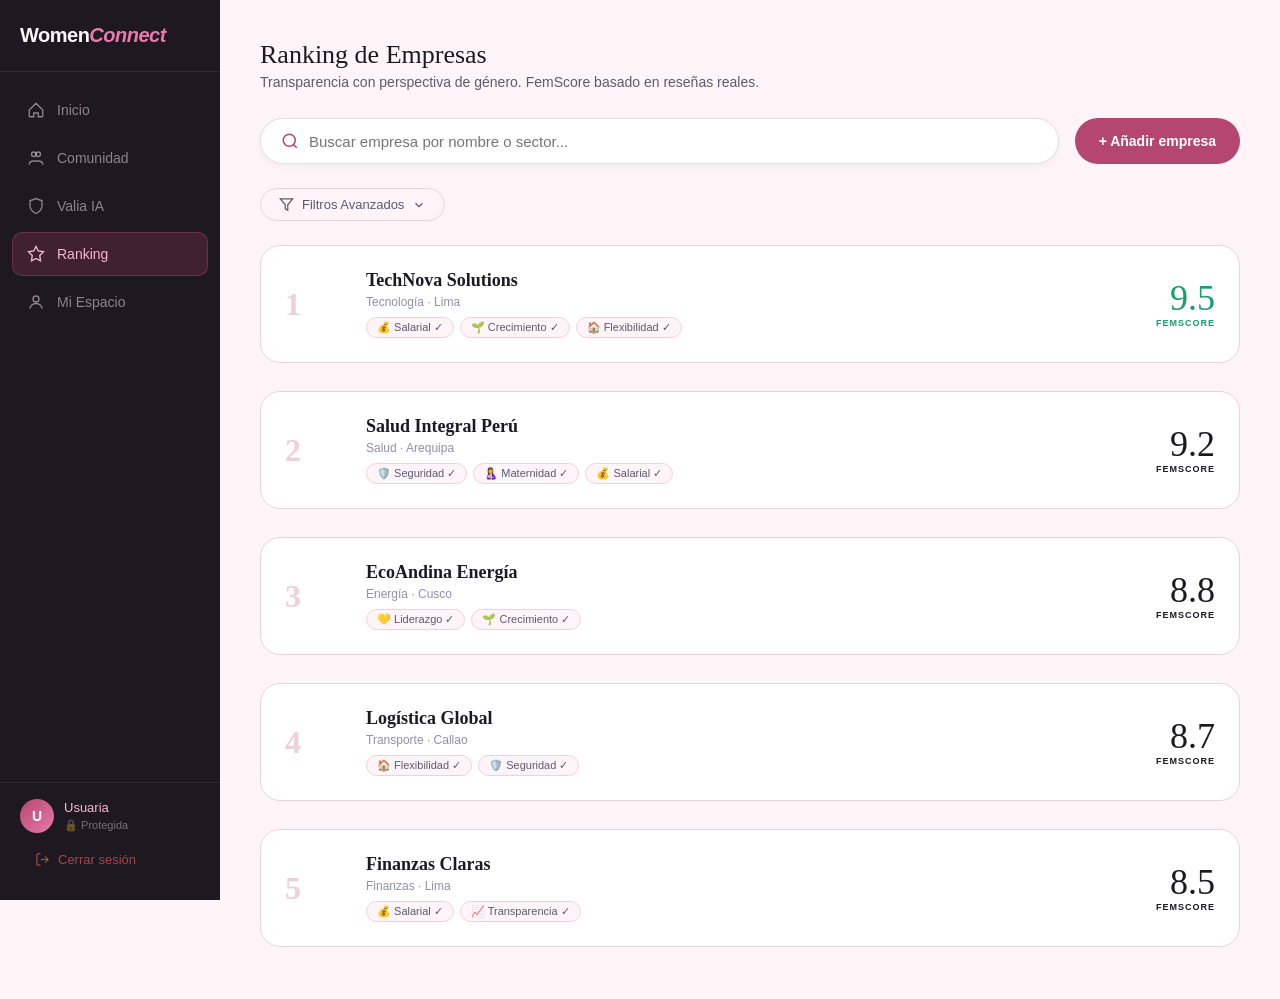
<file: ranking.html>
<!DOCTYPE html>
<html lang="es">

<head>
  <meta charset="UTF-8">
  <meta name="viewport" content="width=device-width, initial-scale=1.0">
  <title>WomenConnect — Ranking</title>
  <link rel="stylesheet" href="css/styles.css">
  <link rel="stylesheet" href="css/ranking.css">
</head>

<body>

  <!-- TOPBAR MÓVIL -->
  <div class="topbar">
    <div class="topbar-logo">Women<em>Connect</em></div>
    <button class="btn-menu" onclick="abrirMenu()">
      <svg width="22" height="22" viewBox="0 0 24 24" fill="none" stroke="currentColor" stroke-width="2">
        <line x1="3" y1="6" x2="21" y2="6" />
        <line x1="3" y1="12" x2="21" y2="12" />
        <line x1="3" y1="18" x2="21" y2="18" />
      </svg>
    </button>
  </div>

  <div class="menu-movil" id="menu-movil">
    <nav>
      <a href="home.html" class="nav-link"><svg width="20" height="20" viewBox="0 0 24 24" fill="none"
          stroke="currentColor" stroke-width="1.8">
          <path d="M3 12L12 3L21 12V20a1 1 0 0 1-1 1h-5v-5H9v5H4a1 1 0 0 1-1-1V12z" />
        </svg>Inicio</a>
      <a href="community.html" class="nav-link"><svg width="20" height="20" viewBox="0 0 24 24" fill="none"
          stroke="currentColor" stroke-width="1.8">
          <circle cx="9" cy="7" r="3" />
          <circle cx="15" cy="7" r="3" />
          <path d="M3 21c0-3 2.7-5 6-5h6c3.3 0 6 2 6 5" />
        </svg>Comunidad</a>
      <a href="valia.html" class="nav-link"><svg width="20" height="20" viewBox="0 0 24 24" fill="none"
          stroke="currentColor" stroke-width="1.8">
          <path d="M12 22s8-4 8-10V5l-8-3-8 3v7c0 6 8 10 8 10z" />
        </svg>Valia IA</a>
      <a href="ranking.html" class="nav-link activo"><svg width="20" height="20" viewBox="0 0 24 24" fill="none"
          stroke="currentColor" stroke-width="1.8">
          <path d="M12 2l3 6 7 1-5 5 1 7-6-3-6 3 1-7-5-5 7-1z" />
        </svg>Ranking</a>
      <a href="profile.html" class="nav-link"><svg width="20" height="20" viewBox="0 0 24 24" fill="none"
          stroke="currentColor" stroke-width="1.8">
          <circle cx="12" cy="8" r="4" />
          <path d="M4 21c0-4 3.6-7 8-7s8 3 8 7" />
        </svg>Mi Espacio</a>
      <a href="index.html" class="btn-salir" style="text-decoration:none;">
        <svg width="15" height="15" viewBox="0 0 24 24" fill="none" stroke="currentColor" stroke-width="2">
          <path d="M9 21H5a2 2 0 0 1-2-2V5a2 2 0 0 1 2-2h4" />
          <polyline points="16 17 21 12 16 7" />
          <line x1="21" y1="12" x2="9" y2="12" />
        </svg>
        Cerrar sesión
      </a>
    </nav>
  </div>

  <div class="layout">
    <aside class="sidebar">
      <div class="sidebar-logo"><span>Women<em>Connect</em></span></div>
      <nav>
        <a href="home.html" class="nav-link"><svg viewBox="0 0 24 24" fill="none" stroke="currentColor"
            stroke-width="1.8">
            <path d="M3 12L12 3L21 12V20a1 1 0 0 1-1 1h-5v-5H9v5H4a1 1 0 0 1-1-1V12z" />
          </svg>Inicio</a>
        <a href="community.html" class="nav-link"><svg viewBox="0 0 24 24" fill="none" stroke="currentColor"
            stroke-width="1.8">
            <circle cx="9" cy="7" r="3" />
            <circle cx="15" cy="7" r="3" />
            <path d="M3 21c0-3 2.7-5 6-5h6c3.3 0 6 2 6 5" />
          </svg>Comunidad</a>
        <a href="valia.html" class="nav-link"><svg viewBox="0 0 24 24" fill="none" stroke="currentColor"
            stroke-width="1.8">
            <path d="M12 22s8-4 8-10V5l-8-3-8 3v7c0 6 8 10 8 10z" />
          </svg>Valia IA</a>
        <a href="ranking.html" class="nav-link activo"><svg viewBox="0 0 24 24" fill="none" stroke="currentColor"
            stroke-width="1.8">
            <path d="M12 2l3 6 7 1-5 5 1 7-6-3-6 3 1-7-5-5 7-1z" />
          </svg>Ranking</a>
        <a href="profile.html" class="nav-link"><svg viewBox="0 0 24 24" fill="none" stroke="currentColor"
            stroke-width="1.8">
            <circle cx="12" cy="8" r="4" />
            <path d="M4 21c0-4 3.6-7 8-7s8 3 8 7" />
          </svg>Mi Espacio</a>
      </nav>
      <div class="sidebar-footer">
        <div class="sidebar-usuario">
          <div class="avatar" id="avatar-letra">U</div>
          <div class="usuario-info">
            <span id="nombre-usuario">Usuaria</span>
            <small>🔒 Protegida</small>
          </div>
        </div>
        <a href="index.html" class="btn-salir" style="text-decoration:none;">
          <svg width="15" height="15" viewBox="0 0 24 24" fill="none" stroke="currentColor" stroke-width="2">
            <path d="M9 21H5a2 2 0 0 1-2-2V5a2 2 0 0 1 2-2h4" />
            <polyline points="16 17 21 12 16 7" />
            <line x1="21" y1="12" x2="9" y2="12" />
          </svg>
          Cerrar sesión
        </a>
      </div>
    </aside>

    <main class="contenido animar">

      <!-- ================================================
           LISTA DE EMPRESAS
           ================================================ -->
      <div id="vista-lista">

        <div class="pagina-titulo">
          <h1>Ranking de Empresas</h1>
          <p>Transparencia con perspectiva de género. FemScore basado en reseñas reales.</p>
        </div>

        <!-- Búsqueda + botón añadir -->
        <div class="ranking-top-row"
          style="display: flex !important; align-items: center !important; gap: 16px !important; width: 100% !important; margin-bottom: 24px !important;">

          <div class="barra-busqueda search-bar"
            style="background-color: #FFFFFF !important; border: 1.5px solid #E0E0E0 !important; border-radius: 50px !important; display: flex !important; align-items: center !important; padding: 0 20px !important; flex: 1 !important; height: 46px !important; box-shadow: 0 2px 8px rgba(0,0,0,0.05) !important;">
            <svg width="18" height="18" viewBox="0 0 24 24" fill="none" stroke="#B5476E" stroke-width="2"
              style="flex-shrink: 0;">
              <circle cx="11" cy="11" r="8" />
              <line x1="21" y1="21" x2="16.65" y2="16.65" />
            </svg>
            <input type="text" placeholder="Buscar empresa por nombre o sector..."
              style="border: none !important; background: transparent !important; outline: none !important; color: #333 !important; font-family: inherit !important; font-size: 15px !important; width: 100% !important; height: 100% !important; padding-left: 10px !important;">
          </div>

          <button class="btn-principal" onclick="abrirModal('modal-empresa')"
            style="flex-shrink: 0 !important; white-space: nowrap !important; height: 46px !important; padding: 0 24px !important; border-radius: 50px !important; background: #B5476E !important; color: white !important; border: none !important; font-weight: 600 !important; cursor: pointer !important;">
            + Añadir empresa
          </button>
        </div>

        <!-- Botón filtros avanzados -->
        <button class="btn-filtros-avanzados" onclick="toggleFiltros()" id="btn-filtros">
          <svg width="15" height="15" viewBox="0 0 24 24" fill="none" stroke="currentColor" stroke-width="2">
            <polygon points="22 3 2 3 10 12.46 10 19 14 21 14 12.46 22 3" />
          </svg>
          Filtros Avanzados
          <svg class="chevron-filtro" width="14" height="14" viewBox="0 0 24 24" fill="none" stroke="currentColor"
            stroke-width="2">
            <polyline points="6 9 12 15 18 9" />
          </svg>
        </button>

        <!-- Panel filtros avanzados -->
        <div class="panel-filtros" id="panel-filtros">
          <div class="filtro-grupo">
            <label class="filtro-label">Ubicación Geográfica</label>
            <select class="filtro-select">
              <option>Todo el Perú</option>
              <option>Lima</option>
              <option>Arequipa</option>
              <option>Trujillo</option>
              <option>Remoto</option>
            </select>
          </div>
          <div class="filtro-grupo">
            <label class="filtro-label">Área / Industria</label>
            <select class="filtro-select">
              <option>Todas las industrias</option>
              <option>Tecnología</option>
              <option>Comunicaciones</option>
              <option>Finanzas</option>
              <option>Salud</option>
              <option>Construcción</option>
            </select>
          </div>
          <div class="filtro-grupo">
            <label class="filtro-label">Ordenar por FemScore</label>
            <select class="filtro-select">
              <option>Mayor a menor</option>
              <option>Menor a mayor</option>
              <option>Más recientes</option>
            </select>
          </div>
          <div class="panel-filtros-footer">
            <button class="btn-primario" onclick="aplicarFiltros()">
              <svg width="14" height="14" viewBox="0 0 24 24" fill="none" stroke="currentColor" stroke-width="2">
                <polyline points="20 6 9 17 4 12" />
              </svg>
              Aplicar filtros
            </button>
            <button class="btn-limpiar" onclick="limpiarFiltros()">Limpiar</button>
          </div>
        </div>

        <!-- Lista de empresas -->
        <div id="lista-empresas">

          <!-- TechNova — tiene perfil completo, click abre vista-perfil -->
          <div class="empresa-card score-alto" onclick="mostrarPerfil()" style="cursor:pointer;">
            <div class="rank-number">1</div>
            <div class="empresa-info">
              <div class="empresa-nombre">TechNova Solutions</div>
              <div class="empresa-sector">Tecnología · Lima</div>
              <div class="empresa-pills">
                <span class="pill">💰 Salarial ✓</span>
                <span class="pill">🌱 Crecimiento ✓</span>
                <span class="pill">🏠 Flexibilidad ✓</span>
              </div>
            </div>
            <div class="femscore">
              <div class="femscore-numero">9.5</div>
              <div class="femscore-label">FemScore</div>
            </div>
          </div>

          <div class="empresa-card">
            <div class="rank-number">2</div>
            <div class="empresa-info">
              <div class="empresa-nombre">Salud Integral Perú</div>
              <div class="empresa-sector">Salud · Arequipa</div>
              <div class="empresa-pills">
                <span class="pill">🛡️ Seguridad ✓</span>
                <span class="pill">🤱 Maternidad ✓</span>
                <span class="pill">💰 Salarial ✓</span>
              </div>
            </div>
            <div class="femscore">
              <div class="femscore-numero">9.2</div>
              <div class="femscore-label">FemScore</div>
            </div>
          </div>

          <div class="empresa-card">
            <div class="rank-number">3</div>
            <div class="empresa-info">
              <div class="empresa-nombre">EcoAndina Energía</div>
              <div class="empresa-sector">Energía · Cusco</div>
              <div class="empresa-pills">
                <span class="pill">💛 Liderazgo ✓</span>
                <span class="pill">🌱 Crecimiento ✓</span>
              </div>
            </div>
            <div class="femscore">
              <div class="femscore-numero">8.8</div>
              <div class="femscore-label">FemScore</div>
            </div>
          </div>

          <div class="empresa-card">
            <div class="rank-number">4</div>
            <div class="empresa-info">
              <div class="empresa-nombre">Logística Global</div>
              <div class="empresa-sector">Transporte · Callao</div>
              <div class="empresa-pills">
                <span class="pill">🏠 Flexibilidad ✓</span>
                <span class="pill">🛡️ Seguridad ✓</span>
              </div>
            </div>
            <div class="femscore">
              <div class="femscore-numero">8.7</div>
              <div class="femscore-label">FemScore</div>
            </div>
          </div>

          <div class="empresa-card">
            <div class="rank-number">5</div>
            <div class="empresa-info">
              <div class="empresa-nombre">Finanzas Claras</div>
              <div class="empresa-sector">Finanzas · Lima</div>
              <div class="empresa-pills">
                <span class="pill">💰 Salarial ✓</span>
                <span class="pill">📈 Transparencia ✓</span>
              </div>
            </div>
            <div class="femscore">
              <div class="femscore-numero">8.5</div>
              <div class="femscore-label">FemScore</div>
            </div>
          </div>


        </div><!-- /lista-empresas -->
      </div><!-- /vista-lista -->


      <!-- ================================================
           PERFIL DE EMPRESA 
           Se activa al hacer click en TechNova
           ================================================ -->
      <div id="vista-perfil" style="display:none;">

        <button class="back-link" onclick="volverRanking()">
          <svg width="16" height="16" viewBox="0 0 24 24" fill="none" stroke="currentColor" stroke-width="2">
            <line x1="19" y1="12" x2="5" y2="12" />
            <polyline points="12 19 5 12 12 5" />
          </svg>
          Volver al ranking
        </button>

        <!-- Header empresa -->
        <div class="perfil-header">
          <div class="header-top">
            <div class="perfil-title">
              <h1>TechNova Solutions</h1>
              <p>Proveedor especializado en soluciones de software B2B, infraestructura cloud y soporte técnico
                corporativo, impulsando la transformación digital de empresas en la región.</p>
              <div class="empresa-meta">
                <span class="meta-item">
                  <svg width="14" height="14" viewBox="0 0 24 24" fill="none" stroke="currentColor" stroke-width="2">
                    <path d="M14 2H6a2 2 0 0 0-2 2v16c0 1.1.9 2 2 2h12a2 2 0 0 0 2-2V8l-6-6z" />
                    <path d="M14 3v5h5M16 13H8M16 17H8M10 9H8" />
                  </svg>
                  RUC: 20524544789
                </span>
                <span class="meta-item">
                  <svg width="14" height="14" viewBox="0 0 24 24" fill="none" stroke="currentColor" stroke-width="2">
                    <path d="M21 10c0 7-9 13-9 13s-9-6-9-13a9 9 0 0 1 18 0z" />
                    <circle cx="12" cy="10" r="3" />
                  </svg>
                  Sede: San Isidro, Lima
                </span>
                <span class="meta-item">
                  <svg width="14" height="14" viewBox="0 0 24 24" fill="none" stroke="currentColor" stroke-width="2">
                    <rect x="2" y="3" width="20" height="14" rx="2" ry="2" />
                    <line x1="8" y1="21" x2="16" y2="21" />
                    <line x1="12" y1="17" x2="12" y2="21" />
                  </svg>
                  Industria: Tecnología y Sistemas
                </span>
              </div>
            </div>

            <div class="header-actions">
              <div class="femscore perfil-score score-alto">
                <div class="femscore-numero">9.5</div>
                <div class="femscore-label">FEMSCORE</div>
              </div>
              <button class="btn-fav" id="btnFav" onclick="toggleFav()">
                <svg viewBox="0 0 24 24" fill="none" stroke="currentColor" stroke-width="2" stroke-linecap="round"
                  stroke-linejoin="round">
                  <path
                    d="M20.84 4.61a5.5 5.5 0 0 0-7.78 0L12 5.67l-1.06-1.06a5.5 5.5 0 0 0-7.78 7.78l1.06 1.06L12 21.23l7.78-7.78 1.06-1.06a5.5 5.5 0 0 0 0-7.78z" />
                </svg>
                Guardar
              </button>
            </div>
          </div>

          <div class="metrics-grid">
            <div class="metric-box">
              <div class="metric-name">Salarial</div>
              <div class="metric-value">5/5</div>
            </div>
            <div class="metric-box">
              <div class="metric-name">Flexibilidad</div>
              <div class="metric-value">4/5</div>
            </div>
            <div class="metric-box">
              <div class="metric-name">Seguridad</div>
              <div class="metric-value">5/5</div>
            </div>
            <div class="metric-box">
              <div class="metric-name">Crecimiento</div>
              <div class="metric-value">5/5</div>
            </div>
          </div>
        </div>

        <!-- Reseñas + CTA -->
        <div class="perfil-body">
          <div class="reviews-section">
            <h2 class="section-title">
              <svg width="20" height="20" viewBox="0 0 24 24" fill="none" stroke="currentColor" stroke-width="2">
                <path d="M21 15a2 2 0 0 1-2 2H7l-4 4V5a2 2 0 0 1 2-2h14a2 2 0 0 1 2 2z" />
              </svg>
              Lo que dicen las mujeres
            </h2>

            <div class="review-card">
              <div class="review-header">
                <div class="user-anon">
                  <div class="user-avatar"></div> Usuario Anónima
                </div>
                <div class="stars">★★★★★</div>
              </div>
              <p class="review-text">Llevo 2 años aquí y el apoyo a las madres es increíble. Nunca me sentí juzgada por
                pedir flexibilidad por temas de cuidado. El equipo directivo es muy empático.</p>
              <span class="review-date">Publicado en 2024</span>
            </div>

            <div class="review-card">
              <div class="review-header">
                <div class="user-anon">
                  <div class="user-avatar"></div> Usuario Anónima
                </div>
                <div class="stars">★★★★<span class="star-empty">★</span></div>
              </div>
              <p class="review-text">Excelente cultura de trabajo. Las oportunidades de promoción interna son reales y
                transparentes. Solo me gustaría que el seguro de salud tuviera mejor cobertura.</p>
              <span class="review-date">Publicado en 2024</span>
            </div>

            <div class="review-card">
              <div class="review-header">
                <div class="user-anon">
                  <div class="user-avatar"></div> Usuario Anónima
                </div>
                <div class="stars">★★★★★</div>
              </div>
              <p class="review-text">Es la primera empresa en la que trabajo donde la transparencia salarial es un hecho
                desde el día uno. Sabes exactamente cuál es tu banda salarial y qué necesitas para subir.</p>
              <span class="review-date">Publicado en 2023</span>
            </div>

            <div class="review-card">
              <div class="review-header">
                <div class="user-anon">
                  <div class="user-avatar"></div> Usuario Anónima
                </div>
                <div class="stars">★★★★★</div>
              </div>
              <p class="review-text">El liderazgo femenino es visible aquí. Tenemos varias directoras de área y eso
                inspira mucha confianza. Hay un programa de mentoría excelente.</p>
              <span class="review-date">Publicado en 2023</span>
            </div>
          </div>

          <!-- CTA lateral -->
          <div class="sidebar-cta">
            <div class="cta-box">
              <h3>¿Trabajaste aquí?</h3>
              <p>Tu reseña es completamente anónima y ayuda a miles de mujeres a tomar mejores decisiones laborales.</p>
              <button class="btn-white" onclick="abrirModal('modal-resena')">Escribir Reseña</button>
            </div>
          </div>
        </div>

      </div><!-- /vista-perfil -->


      <!-- ================================================
           MODAL: ESCRIBIR RESEÑA
           ================================================ -->
      <div class="modal-fondo" id="modal-resena">
        <div class="modal-caja modal-resena-caja">
          <button class="modal-cerrar" onclick="cerrarModal('modal-resena')">
            <svg width="24" height="24" viewBox="0 0 24 24" fill="none" stroke="currentColor" stroke-width="2">
              <line x1="18" y1="6" x2="6" y2="18" />
              <line x1="6" y1="6" x2="18" y2="18" />
            </svg>
          </button>

          <div class="form-header-centered">
            <div class="badge-segura rosa">RESEÑA SEGURA</div>
            <h2 style="font-family: Georgia, serif; font-size: 28px; margin-bottom: 8px;">Califica tu experiencia</h2>
            <p style="font-size: 14px; color: var(--texto-gris); margin-bottom: 24px;">Tu opinión ayuda a construir un
              entorno laboral más justo para todas.</p>
          </div>

          <div class="rating-grid-nic">
            <div class="rating-box-nic">
              <div class="rating-label-nic">Igualdad Salarial</div>
              <div class="stars-container-nic">
                <button type="button" class="star-btn" onclick="setStars(this, 1)">★</button>
                <button type="button" class="star-btn" onclick="setStars(this, 2)">★</button>
                <button type="button" class="star-btn" onclick="setStars(this, 3)">★</button>
                <button type="button" class="star-btn" onclick="setStars(this, 4)">★</button>
                <button type="button" class="star-btn" onclick="setStars(this, 5)">★</button>
              </div>
              <div class="rating-desc-nic">¿Ganan lo mismo hombres y mujeres en el mismo cargo?</div>
            </div>

            <div class="rating-box-nic">
              <div class="rating-label-nic">Flexibilidad Laboral</div>
              <div class="stars-container-nic">
                <button type="button" class="star-btn" onclick="setStars(this, 1)">★</button>
                <button type="button" class="star-btn" onclick="setStars(this, 2)">★</button>
                <button type="button" class="star-btn" onclick="setStars(this, 3)">★</button>
                <button type="button" class="star-btn" onclick="setStars(this, 4)">★</button>
                <button type="button" class="star-btn" onclick="setStars(this, 5)">★</button>
              </div>
              <div class="rating-desc-nic">Flexibilidad, maternidad y horarios respetados.</div>
            </div>

            <div class="rating-box-nic">
              <div class="rating-label-nic">Seguridad y Respeto</div>
              <div class="stars-container-nic">
                <button type="button" class="star-btn" onclick="setStars(this, 1)">★</button>
                <button type="button" class="star-btn" onclick="setStars(this, 2)">★</button>
                <button type="button" class="star-btn" onclick="setStars(this, 3)">★</button>
                <button type="button" class="star-btn" onclick="setStars(this, 4)">★</button>
                <button type="button" class="star-btn" onclick="setStars(this, 5)">★</button>
              </div>
              <div class="rating-desc-nic">Protocolos efectivos contra el acoso y exclusión.</div>
            </div>

            <div class="rating-box-nic">
              <div class="rating-label-nic">Oportunidades de Crecimiento</div>
              <div class="stars-container-nic">
                <button type="button" class="star-btn" onclick="setStars(this, 1)">★</button>
                <button type="button" class="star-btn" onclick="setStars(this, 2)">★</button>
                <button type="button" class="star-btn" onclick="setStars(this, 3)">★</button>
                <button type="button" class="star-btn" onclick="setStars(this, 4)">★</button>
                <button type="button" class="star-btn" onclick="setStars(this, 5)">★</button>
              </div>
              <div class="rating-desc-nic">Acceso de mujeres a cargos directivos y ascensos.</div>
            </div>
          </div>

          <p style="font-size: 13px; font-weight: 600; margin-bottom: 12px;">¿Qué resalta de esta empresa?</p>
          <div class="tag-selector">
            <button class="btn-tag verde" onclick="toggleEtiqueta(this)">Sueldo Justo</button>
            <button class="btn-tag verde" onclick="toggleEtiqueta(this)">Sala Lactancia</button>
            <button class="btn-tag rosa" onclick="toggleEtiqueta(this)">Ambiente Tóxico</button>
            <button class="btn-tag verde" onclick="toggleEtiqueta(this)">Liderazgo Femenino</button>
            <button class="btn-tag rosa" onclick="toggleEtiqueta(this)">Acoso laboral</button>
          </div>

          <div style="margin-bottom: 24px;">
            <label class="campo-label">Cuéntanos tu experiencia (Opcional)</label>
            <textarea class="campo-textarea tall-textarea"
              placeholder="Escribe aquí los detalles que creas importantes para otras mujeres..."></textarea>
          </div>

          <div class="privacy-box">
            <svg width="24" height="24" viewBox="0 0 24 24" fill="none" stroke="currentColor" stroke-width="2">
              <rect x="3" y="11" width="18" height="11" rx="2" ry="2" />
              <path d="M7 11V7a5 5 0 0 1 10 0v4" />
            </svg>
            <div class="privacy-box-text">
              <h4>Encriptación de Identidad Activa</h4>
              <p>Tus datos no se compartirán con la empresa.</p>
            </div>
            <div class="privacy-switch-container">
              <label class="switch-sm"><input type="checkbox" id="anonResena" checked
                  onchange="updateToggleText('Resena')"><span class="slider-sm"></span></label>
              <span class="privacy-label" id="toggleTextResena">ANÓNIMA</span>
            </div>
          </div>

          <button class="btn-principal full-width" style="height: 50px; font-size: 16px;"
            onclick="submitFormulario('modal-resena', '¡Reseña publicada con éxito!')">Enviar Reseña</button>
        </div>
      </div>
      <!-- ================================================
           MODAL: AÑADIR EMPRESA
           ================================================ -->
      <div class="modal-fondo" id="modal-empresa">
        <div class="modal-caja">
          <button class="modal-cerrar" onclick="cerrarModal('modal-empresa')">
            <svg width="24" height="24" viewBox="0 0 24 24" fill="none" stroke="currentColor" stroke-width="2">
              <line x1="18" y1="6" x2="6" y2="18" />
              <line x1="6" y1="6" x2="18" y2="18" />
            </svg>
          </button>

          <div class="form-header-centered">
            <div class="badge-segura rosa">
              <svg width="12" height="12" viewBox="0 0 24 24" fill="none" stroke="currentColor" stroke-width="3">
                <path d="M12 22s8-4 8-10V5l-8-3-8 3v7c0 6 8 10 8 10z" />
              </svg>
              REGISTRO SEGURO
            </div>
            <h2 class="modal-titulo-nic">Añadir nueva empresa</h2>
            <p class="modal-sub-nic">Ayúdanos a mapear el ecosistema laboral en Perú.</p>
          </div>

          <div class="form-group-nic">
            <label class="campo-label">Nombre de la empresa *</label>
            <input type="text" class="campo-input-nic" placeholder="Ej. TechNova Solutions">
          </div>

          <div class="form-group-nic">
            <label class="campo-label">RUC (Opcional)</label>
            <input type="text" class="campo-input-nic" placeholder="Ej. 20123456789">
          </div>

          <div class="form-group-nic">
            <label class="campo-label">Ubicación principal *</label>
            <select class="campo-input-nic">
              <option value="">Selecciona una región</option>
              <option value="lima">Lima</option>
              <option value="arequipa">Arequipa</option>
              <option value="cusco">Cusco</option>
            </select>
          </div>

          <div class="form-group-nic">
            <label class="campo-label">Industria / Sector *</label>
            <select class="campo-input-nic">
              <option value="">Selecciona la industria</option>
              <option value="tech">Tecnología</option>
              <option value="salud">Salud</option>
              <option value="finanzas">Finanzas</option>
            </select>
          </div>

          <div class="privacy-box">
            <div class="privacy-box-text">
              <h4>Encriptación de Identidad Activa</h4>
              <p>Tus datos no se asociarán públicamente a esta empresa.</p>
            </div>
            <div class="privacy-switch-container">
              <label class="switch-sm"><input type="checkbox" id="anonEmp" checked
                  onchange="updateToggleText('Emp')"><span class="slider-sm"></span></label>
              <span class="privacy-label" id="toggleTextEmp">ANÓNIMA</span>
            </div>
          </div>

          <button class="btn-principal full-width"
            onclick="submitFormulario('modal-empresa', 'Empresa registrada')">Registrar Empresa</button>
        </div>
      </div>

    </main>
  </div>

  <div id="toast"></div>
  <script src="js/main.js"></script>
  <script src="js/ranking.js"></script>
</body>

</html>
</file>
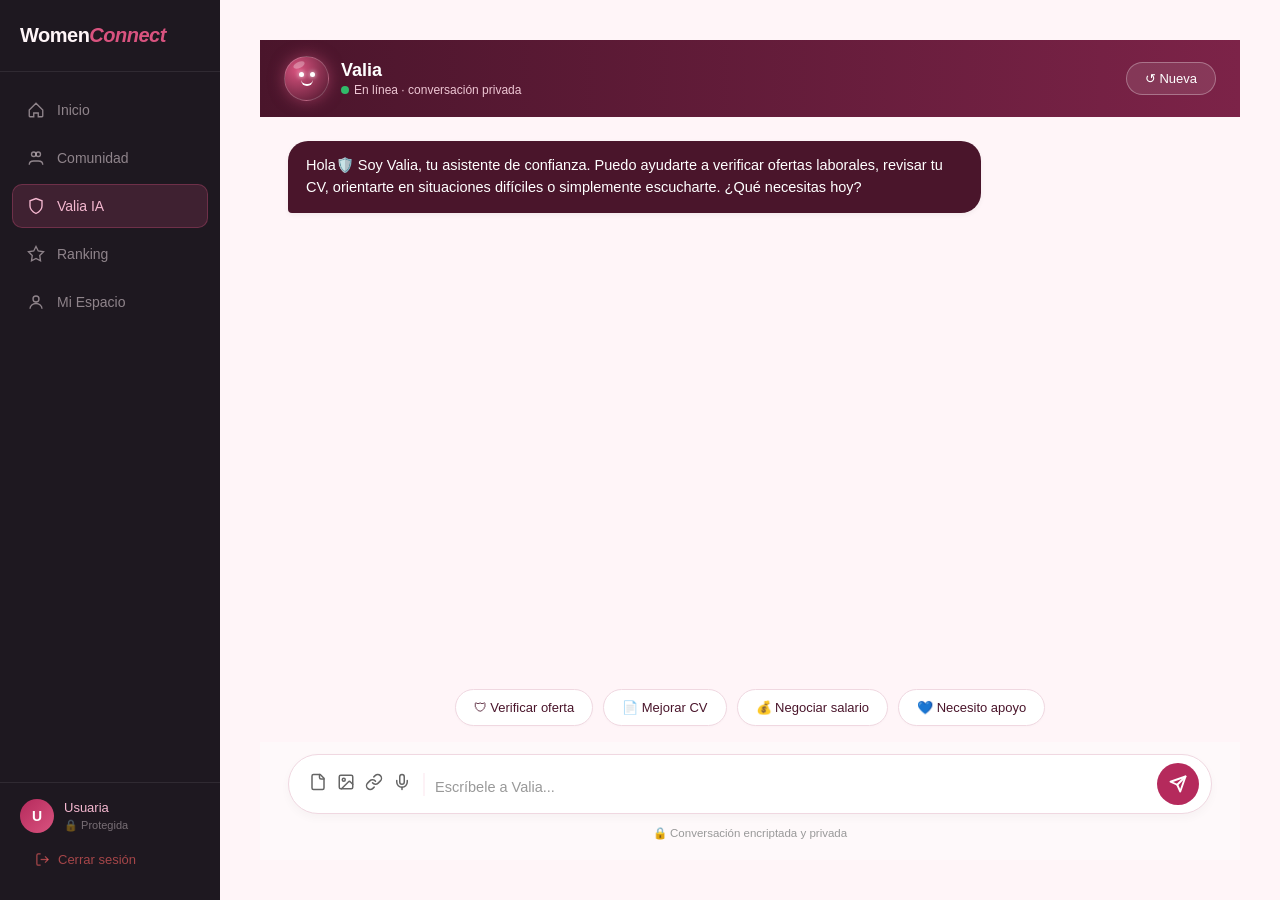
<file: valia.html>
<!DOCTYPE html>
<html lang="es">
<head>
  <meta charset="UTF-8">
  <meta name="viewport" content="width=device-width, initial-scale=1.0">
  <title>WomenConnect — Valia IA</title>
  <link rel="stylesheet" href="css/styles.css">
  <link rel="stylesheet" href="css/chatbot.css">
</head>
<body>

  <div class="topbar">
    <div class="topbar-logo">Women<em>Connect</em></div>
    <button class="btn-menu" onclick="abrirMenu()">
      <svg width="22" height="22" viewBox="0 0 24 24" fill="none" stroke="currentColor" stroke-width="2">
        <line x1="3" y1="6" x2="21" y2="6"/><line x1="3" y1="12" x2="21" y2="12"/><line x1="3" y1="18" x2="21" y2="18"/>
      </svg>
    </button>
  </div>
  <div class="menu-movil" id="menu-movil">
    <nav>
        <a href="home.html" class="nav-link">
        <svg width="20" height="20" viewBox="0 0 24 24" fill="none" stroke="currentColor" stroke-width="1.8"><path d="M3 12L12 3L21 12V20a1 1 0 0 1-1 1h-5v-5H9v5H4a1 1 0 0 1-1-1V12z"/></svg>
        Inicio
        </a>
        <a href="community.html" class="nav-link">
        <svg width="20" height="20" viewBox="0 0 24 24" fill="none" stroke="currentColor" stroke-width="1.8"><circle cx="9" cy="7" r="3"/><circle cx="15" cy="7" r="3"/><path d="M3 21c0-3 2.7-5 6-5h6c3.3 0 6 2 6 5"/></svg>
        Comunidad
        </a>
        <a href="valia.html" class="nav-link activo">
        <svg width="20" height="20" viewBox="0 0 24 24" fill="none" stroke="currentColor" stroke-width="1.8"><path d="M12 22s8-4 8-10V5l-8-3-8 3v7c0 6 8 10 8 10z"/></svg>
        Valia IA
        </a>
        <a href="ranking.html" class="nav-link">
        <svg width="20" height="20" viewBox="0 0 24 24" fill="none" stroke="currentColor" stroke-width="1.8"><path d="M12 2l3 6 7 1-5 5 1 7-6-3-6 3 1-7-5-5 7-1z"/></svg>
        Ranking
        </a>
        <a href="profile.html" class="nav-link">
        <svg width="20" height="20" viewBox="0 0 24 24" fill="none" stroke="currentColor" stroke-width="1.8"><circle cx="12" cy="8" r="4"/><path d="M4 21c0-4 3.6-7 8-7s8 3 8 7"/></svg>
        Mi Espacio
        </a>
        
        <a href="index.html" class="btn-salir" style="margin-top: 30px; text-decoration: none; display: flex; align-items: center; gap: 10px;">
         <svg width="20" height="20" viewBox="0 0 24 24" fill="none" stroke="currentColor" stroke-width="2"><path d="M9 21H5a2 2 0 0 1-2-2V5a2 2 0 0 1 2-2h4"/><polyline points="16 17 21 12 16 7"/><line x1="21" y1="12" x2="9" y2="12"/></svg>
         Cerrar sesión
        </a>
    </nav>
    </div>
  <div class="layout">
    <aside class="sidebar">
      <div class="sidebar-logo"><span>Women<em>Connect</em></span></div>
      <nav>
        <a href="home.html"    class="nav-link"><svg viewBox="0 0 24 24" fill="none" stroke="currentColor" stroke-width="1.8"><path d="M3 12L12 3L21 12V20a1 1 0 0 1-1 1h-5v-5H9v5H4a1 1 0 0 1-1-1V12z"/></svg>Inicio</a>
        <a href="community.html" class="nav-link"><svg viewBox="0 0 24 24" fill="none" stroke="currentColor" stroke-width="1.8"><circle cx="9" cy="7" r="3"/><circle cx="15" cy="7" r="3"/><path d="M3 21c0-3 2.7-5 6-5h6c3.3 0 6 2 6 5"/></svg>Comunidad</a>
        <a href="valia.html"     class="nav-link activo"><svg viewBox="0 0 24 24" fill="none" stroke="currentColor" stroke-width="1.8"><path d="M12 22s8-4 8-10V5l-8-3-8 3v7c0 6 8 10 8 10z"/></svg>Valia IA</a>
        <a href="ranking.html"   class="nav-link"><svg viewBox="0 0 24 24" fill="none" stroke="currentColor" stroke-width="1.8"><path d="M12 2l3 6 7 1-5 5 1 7-6-3-6 3 1-7-5-5 7-1z"/></svg>Ranking</a>
        <a href="profile.html"   class="nav-link"><svg viewBox="0 0 24 24" fill="none" stroke="currentColor" stroke-width="1.8"><circle cx="12" cy="8" r="4"/><path d="M4 21c0-4 3.6-7 8-7s8 3 8 7"/></svg>Mi Espacio</a>
      </nav>
      <div class="sidebar-footer">
        <div class="sidebar-usuario">
          <div class="avatar" id="avatar-letra">U</div>
          <div class="usuario-info"><span id="nombre-usuario">Usuaria</span><small>🔒 Protegida</small></div>
        </div>
        <a href="index.html" class="btn-salir" style="text-decoration: none;">
          <svg width="15" height="15" viewBox="0 0 24 24" fill="none" stroke="currentColor" stroke-width="2"><path d="M9 21H5a2 2 0 0 1-2-2V5a2 2 0 0 1 2-2h4"/><polyline points="16 17 21 12 16 7"/><line x1="21" y1="12" x2="9" y2="12"/></svg>
          Cerrar sesión
        </a>
      </div>
    </aside>

    <main class="contenido">
      <div class="chat-cabecera">
      <div class="chat-cabecera-izq">
        <div class="valia-avatar-wrapper">
          <div class="valia-avatar-gradient-bg"></div>
          <div class="valia-robot-sphere">
            <div class="robot-face">
            <div style="display:flex; gap:6px;"> <span class="robot-eye"></span>
              <span class="robot-eye"></span>
            </div>
            <span class="robot-mouth"></span>
          </div>
            <div class="sphere-shine"></div>
          </div>
          <div class="avatar-sparkles">
            <div class="sparkle sparkle-1"></div>
            <div class="sparkle sparkle-2"></div>
            <div class="sparkle sparkle-3"></div>
          </div>
        </div>
        <div class="chat-cabecera-nombre-y-estado">
          <div class="chat-cabecera-nombre">Valia</div>
          <div class="chat-cabecera-estado">
            <span class="punto-verde"></span>
            En línea · conversación privada
          </div>
        </div>
      </div>
      <button class="btn-nueva" onclick="nuevaConversacion()">↺ Nueva</button>    </div>
      <div id="chat-mensajes"></div>


      <div id="sugerencias">
        <button class="sugerencia" onclick="seleccionarOpcion('Quiero verificar una oferta de trabajo')">🛡 Verificar oferta</button>
        <button class="sugerencia" onclick="seleccionarOpcion('Necesito ayuda con mi CV')">📄 Mejorar CV</button>
        <button class="sugerencia" onclick="seleccionarOpcion('Quiero negociar mi salario')">💰 Negociar salario</button>
        <button class="sugerencia" onclick="seleccionarOpcion('Necesito apoyo, estoy pasando un momento difícil')">💙 Necesito apoyo</button>
      </div>

      <div class="chat-input-area">
        <div class="chat-input-caja">
          <div class="input-tools">
            <button class="btn-tool" onclick="document.getElementById('input-doc').click()" title="Subir Documento">
              <svg width="18" height="18" viewBox="0 0 24 24" fill="none" stroke="currentColor" stroke-width="2" stroke-linecap="round" stroke-linejoin="round"><path d="M15 2H6a2 2 0 0 0-2 2v16a2 2 0 0 0 2 2h12a2 2 0 0 0 2-2V7Z"/><path d="M14 2v4a2 2 0 0 0 2 2h4"/></svg>
            </button>

            <button class="btn-tool" onclick="document.getElementById('input-foto').click()" title="Subir Foto">
              <svg width="18" height="18" viewBox="0 0 24 24" fill="none" stroke="currentColor" stroke-width="2" stroke-linecap="round" stroke-linejoin="round"><rect width="18" height="18" x="3" y="3" rx="2" ry="2"/><circle cx="9" cy="9" r="2"/><path d="m21 15-3.086-3.086a2 2 0 0 0-2.828 0L6 21"/></svg>
            </button>

            <button class="btn-tool" onclick="pegarEnlace()" title="Pegar Enlace">
              <svg width="18" height="18" viewBox="0 0 24 24" fill="none" stroke="currentColor" stroke-width="2" stroke-linecap="round" stroke-linejoin="round"><path d="M10 13a5 5 0 0 0 7.54.54l3-3a5 5 0 0 0-7.07-7.07l-1.72 1.71"/><path d="M14 11a5 5 0 0 0-7.54-.54l-3 3a5 5 0 0 0 7.07 7.07l1.71-1.71"/></svg>
            </button>

            <button class="btn-tool" onclick="iniciarDictado()" title="Hablar por micrófono">
              <svg width="18" height="18" viewBox="0 0 24 24" fill="none" stroke="currentColor" stroke-width="2" stroke-linecap="round" stroke-linejoin="round"><path d="M12 2a3 3 0 0 0-3 3v7a3 3 0 0 0 6 0V5a3 3 0 0 0-3-3Z"/><path d="M19 10v2a7 7 0 0 1-14 0v-2"/><line x1="12" x2="12" y1="19" y2="22"/></svg>
            </button>
          </div>
          <textarea
            id="chat-input"
            placeholder="Escríbele a Valia..."
            rows="1"
            onkeydown="if(event.key === 'Enter' && !event.shiftKey) { event.preventDefault(); enviarMensaje(); }"
            oninput="ajustarAltura(this)"
          ></textarea>
          <button class="btn-enviar" onclick="enviarMensaje()">
            <svg width="18" height="18" viewBox="0 0 24 24" fill="none" stroke="currentColor" stroke-width="2.5" stroke-linecap="round" stroke-linejoin="round">
              <line x1="22" y1="2" x2="11" y2="13"/>
              <polygon points="22 2 15 22 11 13 2 9 22 2"/>
            </svg>
          </button>
        </div>
        <p class="privacidad-nota">🔒 Conversación encriptada y privada</p>
      </div>
      
      <input type="file" id="input-foto" accept="image/*" style="display:none" onchange="manejarArchivo(this, 'foto')">
      <input type="file" id="input-doc" accept=".pdf,.doc,.docx" style="display:none" onchange="manejarArchivo(this, 'documento')">
    
    </main>
  </div>

  <script src="js/chatbot.js"></script>
</body>
</html>
</file>
<file: css/styles.css>
/* =============================================
   WomenConnect — styles.css
   CSS compartido por todas las páginas
   ============================================= */

/* ---------- VARIABLES DE COLOR ---------- */
:root {
  --rosa-claro:    #FFF5F8;
  --rosa-suave:    #F5B8D0;
  --rosa-medio:    #E87AAE;
  --rosa-fuerte:   #B5476E;
  --rosa-oscuro:   #8C2E52;

  --fondo:         #FFF5F8;
  --blanco:        #FFFFFF;
  --borde:         #F0D0DC;
  --borde-fuerte:  #E0A0BC;

  --texto:         #1A1A22;
  --texto-gris:    #5A5A70;
  --texto-muted:   #9090AA;

  --sidebar-fondo: #1E1820;
  --card-oscura:   #2A2030;

  --verde:         #1A9E6A;
  --verde-fondo:   #E8F7F0;
  --amarillo:      #C47F1A;
  --rojo:          #C83050;
  --rojo-fondo:    #FDE8EC;

  --radio:         16px;
  --radio-sm:      10px;
  --sombra:        0 2px 12px rgba(181,71,110,0.10);
  --transicion:    all 0.25s ease;
}

/* ---------- RESET BÁSICO ---------- */
* {
  margin: 0;
  padding: 0;
  box-sizing: border-box;
}

body {
  font-family: 'Segoe UI', Arial, sans-serif;
  background: var(--fondo);
  color: var(--texto);
  min-height: 100vh;
}

a {
  text-decoration: none;
  color: inherit;
}

button {
  cursor: pointer;
  font-family: inherit;
}

/* ---------- LAYOUT PRINCIPAL (sidebar + contenido) ---------- */
.layout {
  display: flex;
  min-height: 100vh;
}

/* ---------- SIDEBAR ---------- */
.sidebar {
  width: 220px;
  background: var(--sidebar-fondo);
  display: flex;
  flex-direction: column;
  padding: 24px 0;
  position: fixed;
  top: 0;
  left: 0;
  height: 100vh;
  z-index: 100;
}

/* ---------- SIDEBAR ---------- */
.sidebar {
  width: 220px;
  background: var(--sidebar-fondo);
  display: flex;
  flex-direction: column;
  padding: 24px 0;
  position: fixed;
  top: 0;
  left: 0;
  height: 100vh;
  z-index: 100;
}

.sidebar-logo {
  padding: 0 20px 24px 20px;
  border-bottom: 1px solid rgba(255,255,255,0.08);
  margin-bottom: 16px;
}

.sidebar-logo span {
  font-size: 20px;
  font-weight: 700;
  color: #FFF5F8;
  letter-spacing: -0.5px;
}

.sidebar-logo span em {
  color: var(--rosa-medio);
  font-style: italic;
}

.sidebar nav {
  flex: 1;
  display: flex;
  flex-direction: column;
  gap: 4px;
  padding: 0 12px;
}

.nav-link {
  display: flex;
  align-items: center;
  gap: 12px;
  padding: 12px 14px;
  border-radius: var(--radio-sm);
  color: rgba(255,240,245,0.5);
  font-size: 14px;
  font-weight: 500;
  transition: var(--transicion);
  border: 1px solid transparent;
}

.nav-link:hover {
  background: rgba(255,255,255,0.07);
  color: rgba(255,240,245,0.9);
}

.nav-link.activo {
  background: rgba(181,71,110,0.22);
  border-color: rgba(181,71,110,0.4);
  color: var(--rosa-suave);
}

.nav-link svg {
  width: 18px;
  height: 18px;
  flex-shrink: 0;
}

.sidebar-footer {
  padding: 16px 20px 0 20px;
  border-top: 1px solid rgba(255,255,255,0.08);
  margin-top: 16px;
}

.sidebar-usuario {
  display: flex;
  align-items: center;
  gap: 10px;
}

.avatar {
  width: 34px;
  height: 34px;
  border-radius: 50%;
  background: linear-gradient(135deg, var(--rosa-fuerte), var(--rosa-medio));
  display: flex;
  align-items: center;
  justify-content: center;
  font-size: 14px;
  font-weight: 700;
  color: white;
  flex-shrink: 0;
}

.usuario-info span {
  display: block;
  font-size: 13px;
  font-weight: 500;
  color: var(--rosa-suave);
}

.usuario-info small {
  font-size: 11px;
  color: rgba(255,240,245,0.4);
}

.btn-salir {
  display: flex;
  align-items: center;
  gap: 8px;
  margin-top: 10px;
  padding: 8px 14px;
  border-radius: var(--radio-sm);
  background: none;
  border: 1px solid transparent;
  color: rgba(255,100,100,0.6);
  font-size: 13px;
  width: 100%;
  transition: var(--transicion);
}

.btn-salir:hover {
  background: rgba(255,100,100,0.1);
  border-color: rgba(255,100,100,0.3);
}

/* ---------- CONTENIDO PRINCIPAL ---------- */
.contenido {
  margin-left: 220px; /* Ancho de tu sidebar */
  flex: 1;
  padding: 40px;
  width: calc(100% - 220px); /* Asegura que ocupe el resto del ancho */
  max-width: 1200px; /* Aumentamos el límite para que respire mejor */
  margin-right: auto; /* Centra el bloque si la pantalla es gigante */
}

/* ---------- TOPBAR (barra de arriba en móvil) ---------- */
.topbar {
  display: none;
  position: fixed;
  top: 0;
  left: 0;
  right: 0;
  height: 56px;
  background: var(--blanco);
  border-bottom: 1px solid var(--borde);
  align-items: center;
  justify-content: space-between;
  padding: 0 16px;
  z-index: 200;
}

.topbar-logo {
  font-size: 18px;
  font-weight: 700;
  color: var(--texto);
}

.topbar-logo em {
  color: var(--rosa-fuerte);
  font-style: italic;
}


.btn-menu {
  background: none;
  border: none;
  padding: 6px;
  color: var(--texto-gris);
}

/* ---------- MENÚ MÓVIL (se muestra cuando se abre) ---------- */
.menu-movil {
  display: none;
  position: fixed;
  top: 56px;
  left: 0;
  right: 0;
  bottom: 0;
  background: var(--sidebar-fondo);
  z-index: 150;
  padding: 20px 16px;
  flex-direction: column;
  gap: 8px;
}

.menu-movil.abierto {
  display: flex;
}

/* ---------- TÍTULO DE PÁGINA ---------- */
.pagina-titulo {
  margin-bottom: 28px;
}

.pagina-titulo h1 {
  font-size: 26px;
  font-weight: 400;
  color: var(--texto);
  font-family: Georgia, serif;
  margin-bottom: 4px;
}

.pagina-titulo h1 em {
  font-style: italic;
  color: var(--rosa-fuerte);
}

.pagina-titulo p {
  font-size: 14px;
  color: var(--texto-gris);
}

/* ---------- BOTONES ---------- */
.btn-principal {
  background: var(--rosa-fuerte);
  color: white;
  border: none;
  border-radius: 50px;
  padding: 11px 24px;
  font-size: 14px;
  font-weight: 500;
  display: inline-flex;
  align-items: center;
  gap: 8px;
  transition: var(--transicion);
}

.btn-principal:hover {
  background: var(--rosa-medio);
  box-shadow: 0 4px 16px rgba(181,71,110,0.3);
}

.btn-outline {
  background: white;
  color: var(--rosa-fuerte);
  border: 1.5px solid var(--rosa-fuerte);
  border-radius: 50px;
  padding: 10px 22px;
  font-size: 14px;
  transition: var(--transicion);
}

.btn-outline:hover {
  background: var(--rosa-fuerte);
  color: white;
}

/* ---------- CARDS ---------- */
.card {
  background: var(--blanco);
  border: 1px solid var(--borde);
  border-radius: var(--radio);
  padding: 22px;
  transition: var(--transicion);
}

.card:hover {
  border-color: var(--borde-fuerte);
  box-shadow: var(--sombra);
}

/* ---------- CARD HÉROE (oscura) ---------- */
.card-hero {
  background: linear-gradient(135deg, var(--rosa-oscuro), var(--card-oscura));
  border-radius: var(--radio);
  padding: 36px;
  margin-bottom: 28px;
  color: white;
  position: relative;
  overflow: hidden;
}

.card-hero h2 {
  font-family: Georgia, serif;
  font-size: 26px;
  font-weight: 300;
  line-height: 1.3;
  margin-bottom: 10px;
  color: #FFF5F8;
}

.card-hero h2 strong {
  font-weight: 700;
  color: var(--rosa-suave);
}

.card-hero p {
  font-size: 14px;
  color: rgba(255,240,245,0.6);
  margin-bottom: 24px;
}

.hero-botones {
  display: flex;
  gap: 12px;
  flex-wrap: wrap;
}

.btn-hero {
  background: var(--rosa-fuerte);
  color: white;
  border: none;
  border-radius: 50px;
  padding: 12px 24px;
  font-size: 14px;
  font-weight: 500;
  display: inline-flex;
  align-items: center;
  gap: 8px;
  transition: var(--transicion);
}

.btn-hero:hover {
  background: var(--rosa-medio);
}

.btn-hero-outline {
  background: transparent;
  color: rgba(255,240,245,0.8);
  border: 1px solid rgba(255,240,245,0.3);
  border-radius: 50px;
  padding: 12px 24px;
  font-size: 14px;
  transition: var(--transicion);
}

.btn-hero-outline:hover {
  background: rgba(255,255,255,0.1);
}

/* ---------- GRILLAS ---------- */
.grid-2 {
  display: grid;
  grid-template-columns: 1fr 1fr;
  gap: 16px;
}

.grid-3 {
  display: grid;
  grid-template-columns: 1fr 1fr 1fr;
  gap: 16px;
}

/* ---------- BADGE / ETIQUETA ---------- */
.badge {
  display: inline-block;
  background: var(--rosa-claro);
  color: var(--rosa-fuerte);
  border: 1px solid var(--borde);
  font-size: 11px;
  font-weight: 500;
  padding: 3px 10px;
  border-radius: 50px;
  margin-bottom: 10px;
}

/* ---------- POSTS DE COMUNIDAD ---------- */
.post {
  background: var(--blanco);
  border: 1px solid var(--borde);
  border-radius: var(--radio);
  padding: 22px;
  margin-bottom: 14px;
  transition: var(--transicion);
}

.post:hover {
  border-color: var(--borde-fuerte);
  box-shadow: var(--sombra);
}

.post-texto {
  font-size: 14px;
  color: var(--texto);
  line-height: 1.65;
  margin-bottom: 16px;
}

.post-pie {
  display: flex;
  justify-content: space-between;
  align-items: center;
  flex-wrap: wrap;
  gap: 8px;
}

.post-reacciones {
  display: flex;
  gap: 8px;
}

.btn-reaccion {
  display: flex;
  align-items: center;
  gap: 5px;
  font-size: 12px;
  color: var(--texto-gris);
  background: var(--rosa-claro);
  border: 1px solid var(--borde);
  border-radius: 50px;
  padding: 6px 14px;
  transition: var(--transicion);
}

.btn-reaccion:hover {
  background: var(--rosa-suave);
  border-color: var(--borde-fuerte);
}

.btn-reaccion.liked {
  background: var(--rosa-suave);
  border-color: var(--rosa-fuerte);
  color: var(--rosa-oscuro);
}

.anon-label {
  font-size: 11px;
  color: var(--texto-muted);
}

/* ---------- EMPRESA CARD ---------- */
.empresa-card {
  background: var(--blanco);
  border: 1px solid var(--borde);
  border-radius: var(--radio);
  padding: 20px 24px;
  margin-bottom: 12px;
  display: flex;
  align-items: center;
  justify-content: space-between;
  gap: 16px;
  cursor: pointer;
  transition: var(--transicion);
  text-decoration: none;
  color: inherit;
}

.empresa-card:hover {
  border-color: var(--borde-fuerte);
  background: var(--rosa-claro);
  box-shadow: var(--sombra);
}

.empresa-nombre {
  font-size: 16px;
  font-weight: 500;
  color: var(--texto);
  margin-bottom: 3px;
}

.empresa-sector {
  font-size: 12px;
  color: var(--texto-muted);
  margin-bottom: 8px;
}

.empresa-pills {
  display: flex;
  gap: 6px;
  flex-wrap: wrap;
}

.pill {
  background: var(--rosa-claro);
  border: 1px solid var(--borde);
  border-radius: 50px;
  padding: 3px 10px;
  font-size: 11px;
  color: var(--texto-gris);
}

.femscore {
  text-align: right;
  flex-shrink: 0;
}

.femscore-numero {
  font-family: Georgia, serif;
  font-size: 36px;
  font-weight: 300;
  line-height: 1;
}

.femscore-label {
  font-size: 9px;
  font-weight: 700;
  letter-spacing: 1px;
  text-transform: uppercase;
  margin-top: 2px;
}

.score-alto .femscore-numero,
.score-alto .femscore-label { color: var(--verde); }

.score-medio .femscore-numero,
.score-medio .femscore-label { color: var(--amarillo); }

.score-bajo .femscore-numero,
.score-bajo .femscore-label { color: var(--rojo); }

/* ---------- MI ESPACIO ---------- */
.mini-item {
  background: var(--blanco);
  border: 1px solid var(--borde);
  border-radius: var(--radio-sm);
  padding: 14px 16px;
  margin-bottom: 8px;
  display: flex;
  align-items: center;
  justify-content: space-between;
  cursor: pointer;
  transition: var(--transicion);
}

.mini-item:hover {
  border-color: var(--borde-fuerte);
  background: var(--rosa-claro);
}

.mini-item-izq {
  display: flex;
  align-items: center;
  gap: 12px;
}

.mini-icono {
  width: 36px;
  height: 36px;
  border-radius: 10px;
  background: var(--rosa-claro);
  display: flex;
  align-items: center;
  justify-content: center;
  font-size: 16px;
  flex-shrink: 0;
}

.mini-titulo {
  font-size: 14px;
  font-weight: 400;
  color: var(--texto);
}

.mini-sub {
  font-size: 12px;
  color: var(--texto-muted);
  margin-top: 2px;
}

.seccion-titulo {
  font-size: 14px;
  font-weight: 600;
  color: var(--texto);
  margin-bottom: 12px;
  margin-top: 24px;
}

/* ---------- TOAST (notificación) ---------- */
#toast {
  position: fixed;
  bottom: 28px;
  left: 50%;
  transform: translateX(-50%) translateY(10px);
  background: var(--sidebar-fondo);
  color: #FFF0F5;
  padding: 12px 24px;
  border-radius: 50px;
  font-size: 13px;
  opacity: 0;
  transition: all 0.3s;
  z-index: 9999;
  pointer-events: none;
  white-space: nowrap;
}

/* ---------- MODAL ---------- */
.modal-fondo {
  position: fixed;
  inset: 0;
  background: rgba(140,46,82,0.25);
  backdrop-filter: blur(6px);
  z-index: 500;
  display: flex;
  align-items: flex-end;
  justify-content: center;
  opacity: 0;
  pointer-events: none;
  transition: opacity 0.3s;
}

.modal-fondo.abierto {
  opacity: 1;
  pointer-events: all;
}

.modal-caja {
  background: var(--blanco);
  border-radius: var(--radio) var(--radio) 0 0;
  border-top: 3px solid var(--rosa-fuerte);
  padding: 28px;
  width: 100%;
  max-width: 500px;
  max-height: 80vh;
  overflow-y: auto;
  transform: translateY(20px);
  transition: transform 0.3s;
}

.modal-fondo.abierto .modal-caja {
  transform: translateY(0);
}

.modal-titulo {
  font-family: Georgia, serif;
  font-size: 20px;
  font-weight: 400;
  margin-bottom: 20px;
  color: var(--texto);
}

.campo-label {
  display: block;
  font-size: 12px;
  font-weight: 500;
  color: var(--texto-gris);
  margin-bottom: 6px;
  letter-spacing: 0.3px;
}

.campo-input,
.campo-textarea {
  width: 100%;
  background: var(--rosa-claro);
  border: 1.5px solid var(--borde);
  border-radius: var(--radio-sm);
  padding: 12px 16px;
  font-size: 14px;
  font-family: inherit;
  color: var(--texto);
  outline: none;
  transition: var(--transicion);
  margin-bottom: 16px;
}

.campo-input:focus,
.campo-textarea:focus {
  border-color: var(--rosa-fuerte);
  box-shadow: 0 0 0 3px rgba(181,71,110,0.1);
  background: white;
}

.campo-textarea {
  resize: vertical;
  min-height: 90px;
}

/* ---------- ANIMACIÓN ENTRADA ---------- */
@keyframes entrar {
  from { opacity: 0; transform: translateY(14px); }
  to   { opacity: 1; transform: translateY(0); }
}

.animar {
  animation: entrar 0.3s ease;
}

/* =============================================
   RESPONSIVE — @media queries
   ============================================= */

/* Tablet (menos de 900px) */
@media (max-width: 900px) {
  .grid-3 {
    grid-template-columns: 1fr 1fr;
  }

  .contenido {
    padding: 24px 20px;
  }
}

/* Móvil (menos de 700px) */
@media (max-width: 700px) {
  /* Ocultar sidebar en móvil */
  .sidebar {
    display: none;
  }

  /* Mostrar topbar en móvil */
  .topbar {
    display: flex;
  }

  /* El contenido empieza debajo del topbar */
  .contenido {
    margin-left: 0;
    padding: 80px 16px 24px 16px;
    max-width: 100%;
  }

  /* Grillas en 1 columna */
  .grid-2 {
    grid-template-columns: 1fr;
  }

  .grid-3 {
    grid-template-columns: 1fr;
  }

  /* Card héroe más compacta */
  .card-hero {
    padding: 24px 20px;
  }

  .card-hero h2 {
    font-size: 22px;
  }

  /* Botones del héroe en columna */
  .hero-botones {
    flex-direction: column;
  }

  .btn-hero,
  .btn-hero-outline {
    width: 100%;
    justify-content: center;
    text-align: center;
  }

  /* Empresa card en móvil */
  .empresa-card {
    flex-direction: column;
    align-items: flex-start;
  }

  .femscore {
    align-self: flex-start;
  }

  /* Título de página */
  .pagina-titulo h1 {
    font-size: 22px;
  }
}
</file>
<file: css/login.css>
body {
    background: linear-gradient(160deg, #1A0812, #3D1228, #8C2E52);
    min-height: 100vh;
    display: flex;
    align-items: center;
    justify-content: center;
    padding: 24px 16px;
}

.caja-login {
    background: white;
    border-radius: 24px;
    padding: 40px;
    width: 100%;
    max-width: 420px;
    box-shadow: 0 24px 60px rgba(0,0,0,0.3);
    animation: entrar 0.35s ease;
}

.login-logo {
    text-align: center;
    margin-bottom: 28px;
}

.login-logo .circulo {
    width: 54px;
    height: 54px;
    background: linear-gradient(135deg, var(--rosa-fuerte), var(--rosa-medio));
    border-radius: 16px;
    display: inline-flex;
    align-items: center;
    justify-content: center;
    font-size: 26px;
    color: white;
    margin-bottom: 10px;
}

.login-logo h1 {
    font-size: 22px;
    font-weight: 700;
    color: var(--texto);
}

.login-logo h1 em {
    color: var(--rosa-fuerte);
    font-style: italic;
}

.login-logo p {
    font-size: 13px;
    color: var(--texto-muted);
    margin-top: 4px;
}

/* Tabs de login / registro */
.tabs {
    display: flex;
    background: var(--rosa-claro);
    border-radius: 50px;
    padding: 4px;
    margin-bottom: 24px;
    border: 1px solid var(--borde);
}

.tab {
    flex: 1;
    border: none;
    background: none;
    border-radius: 50px;
    padding: 10px;
    font-size: 14px;
    color: var(--texto-muted);
    transition: var(--transicion);
}

.tab.activo {
    background: var(--rosa-fuerte);
    color: white;
    font-weight: 500;
}

/* Formularios */
.formulario {
    display: none;
}

.formulario.activo {
    display: block;
    animation: entrar 0.2s ease;
}

.campo-input {
    margin-bottom: 0;
}

.campo-grupo {
    margin-bottom: 14px;
}

.btn-login {
    width: 100%;
    background: linear-gradient(135deg, var(--rosa-fuerte), var(--rosa-oscuro));
    color: white;
    border: none;
    border-radius: 50px;
    padding: 14px;
    font-size: 15px;
    font-weight: 500;
    margin-bottom: 14px;
    transition: var(--transicion);
    box-shadow: 0 4px 16px rgba(181,71,110,0.35);
}

.btn-login:hover {
    background: linear-gradient(135deg, var(--rosa-medio), var(--rosa-fuerte));
    transform: translateY(-1px);
}

.separador {
    display: flex;
    align-items: center;
    gap: 12px;
    margin: 14px 0;
    font-size: 12px;
    color: var(--texto-muted);
}

.separador::before,
.separador::after {
    content: '';
    flex: 1;
    height: 1px;
    background: var(--borde);
}

.btn-google {
    width: 100%;
    background: white;
    border: 1.5px solid var(--borde);
    border-radius: 50px;
    padding: 12px;
    font-size: 14px;
    color: var(--texto-gris);
    display: flex;
    align-items: center;
    justify-content: center;
    gap: 10px;
    transition: var(--transicion);
}

.btn-google:hover {
    border-color: var(--borde-fuerte);
    background: var(--rosa-claro);
}

/* Toggle anonimato */
.toggle-anon {
    display: flex;
    align-items: center;
    gap: 10px;
    background: var(--rosa-claro);
    border: 1px solid var(--borde);
    border-radius: 12px;
    padding: 12px 14px;
    margin-bottom: 16px;
    cursor: pointer;
    transition: var(--transicion);
}

.toggle-anon:hover {
    border-color: var(--rosa-fuerte);
}

.check-caja {
    width: 18px;
    height: 18px;
    border-radius: 5px;
    border: 2px solid var(--borde);
    background: white;
    display: flex;
    align-items: center;
    justify-content: center;
    flex-shrink: 0;
    transition: var(--transicion);
    font-size: 12px;
}

.check-caja.marcado {
    background: var(--rosa-fuerte);
    border-color: var(--rosa-fuerte);
    color: white;
}

.toggle-texto strong {
    display: block;
    font-size: 13px;
    color: var(--texto);
}

.toggle-texto span {
    font-size: 12px;
    color: var(--texto-muted);
}

/* Nota de privacidad */
.nota-privacidad {
    display: flex;
    align-items: flex-start;
    gap: 8px;
    background: var(--verde-fondo);
    border-radius: 10px;
    padding: 10px 14px;
    margin-top: 16px;
    font-size: 12px;
    color: var(--verde);
    line-height: 1.5;
}

/* Mensaje de error */
.mensaje-error {
    background: var(--rojo-fondo);
    color: var(--rojo);
    font-size: 12px;
    padding: 10px 14px;
    border-radius: 10px;
    margin-bottom: 14px;
    display: none;
}

.mensaje-error.visible {
    display: block;
}

/* Responsive */
@media (max-width: 480px) {
    .caja-login {
    padding: 28px 20px;
    border-radius: 16px;
    }
}
</file>
<file: css/home.css>
/* css/home.css */

/* Grilla principal */
.home-grid {
    margin-bottom: 28px;
}

/* Tarjetas de acceso rápido */
.quick-card {
    text-decoration: none;
    display: block;
    text-align: center; /* Centramos el contenido de la card */
    transition: var(--transicion);
}

.card-icon {
    font-size: 28px; 
    margin-bottom: 10px;
}

.card-title {
    font-size: 15px; 
    font-weight: 600; 
    color: var(--texto); 
    margin-bottom: 4px;
}

.card-desc {
    font-size: 13px; 
    color: var(--texto-gris);
    line-height: 1.4;
}

/* Sección de Tendencias */
.trending-card {
    border-left: 4px solid var(--rosa-fuerte); /* Un detalle elegante */
}

.trending-header {
    display: flex; 
    align-items: center; 
    gap: 10px; 
    margin-bottom: 12px;
}

.trending-label {
    font-size: 11px;
    font-weight: 700;
    color: var(--texto-muted);
    text-transform: uppercase;
    letter-spacing: 0.5px;
}

.hashtag {
    background: var(--rosa-fuerte);
    color: white;
    font-size: 12px;
    padding: 3px 12px;
    border-radius: 50px;
    font-weight: 500;
}

.trending-text {
    font-size: 14px;
    color: var(--texto-gris);
    line-height: 1.6;
    font-style: italic;
    margin-bottom: 12px;
}

.trending-link {
    color: var(--rosa-fuerte);
    font-size: 13px;
    font-weight: 600;
    text-decoration: none;
}

.trending-link:hover {
    text-decoration: underline;
}
</file>
<file: css/profile.css>
/* =====================================================
   profile.css — Mi Espacio · WomenConnect
   Diseño basado en las imágenes de referencia:
   sidebar oscuro fijo + contenido derecho con scroll
   ===================================================== */

/* ── SISTEMA DE PÁGINAS ───────────────────────────── */
.pagina {
  display: none;
  animation: fadeIn 0.28s ease;
}
.pagina.activa {
  display: block;
}
@keyframes fadeIn {
  from { opacity: 0; transform: translateY(6px); }
  to   { opacity: 1; transform: translateY(0); }
}

/* Página especial que ocupa todo el área de contenido */
.pagina-fullscreen {
  min-height: 100%;
}

/* ── TOPBAR MÓVIL ─────────────────────────────────── */
.topbar-movil {
  display: none;
  position: fixed;
  top: 0; left: 0; right: 0;
  height: 56px;
  background: #fff;
  border-bottom: 1px solid #F0D0DC;
  align-items: center;
  justify-content: space-between;
  padding: 0 16px;
  z-index: 200;
}
.topbar-logo {
  font-size: 18px;
  font-weight: 700;
  color: #1A1A22;
}
.topbar-logo em {
  color: #B5476E;
  font-style: italic;
}
.btn-menu {
  background: none;
  border: none;
  padding: 6px;
  color: #5A5A70;
  cursor: pointer;
}

/* ── HEADER DEGRADADO DEL PERFIL ─────────────────── */
/* Se extiende al ancho completo del contenido ignorando el padding */
.profile-header {
  background: linear-gradient(135deg, #1e1820 0%, #732C4D 100%);
  padding: 40px 60px 36px 60px;
  display: flex;
  align-items: center;
  gap: 28px;
  width: 100%;
  box-sizing: border-box;
}

/* Avatar circular con borde rosa */
.avatar-wrapper {
  width: 96px;
  height: 96px;
  border-radius: 50%;
  border: 3px solid #ED9AC2;
  overflow: hidden;
  flex-shrink: 0;
  background: #3a2a35;
  display: flex;
  align-items: center;
  justify-content: center;
}
.avatar-img {
  width: 100%; height: 100%;
  object-fit: cover;
  display: block;
}
.avatar-placeholder {
  display: none;
  width: 100%; height: 100%;
  justify-content: center;
  align-items: center;
  font-size: 38px;
}

/* Nombre y chips */
.profile-name {
  font-family: 'Roboto', sans-serif;
  font-size: 22px;
  font-weight: 800;
  color: #fff;
  text-transform: uppercase;
  letter-spacing: 0.4px;
  margin-bottom: 14px;
}
.profile-chips {
  display: flex;
  flex-wrap: wrap;
  gap: 8px;
}
.chip {
  background: rgba(255,255,255,0.14);
  color: #fff;
  border: 1px solid rgba(255,255,255,0.28);
  border-radius: 20px;
  padding: 4px 12px;
  font-size: 12px;
  font-weight: 500;
}
.chip.chip-verified {
  background: rgba(255,255,255,0.92);
  color: #732C4D;
  border-color: transparent;
  font-weight: 700;
}

/* ── CUERPO DE LA PÁGINA PRINCIPAL ───────────────── */
.pagina-body {
  /* padding y max-width manejados por styles.css */
}

/* ── BANNER MI ESPACIO SEGURO ────────────────────── */
.safe-space-banner {
  background: linear-gradient(135deg, #732C4D, #5a1f3a);
  border-radius: 16px;
  padding: 22px 24px;
  display: flex;
  align-items: center;
  justify-content: space-between;
  gap: 16px;
  flex-wrap: wrap;
  color: #fff;
  margin-bottom: 20px;
}
.safe-title {
  font-family: 'Roboto Serif', serif;
  font-size: 17px;
  font-weight: 700;
  margin-bottom: 6px;
}
.safe-subtitle {
  font-size: 12px;
  opacity: 0.82;
  line-height: 1.5;
}
.safe-stats {
  display: flex;
  gap: 10px;
  flex-wrap: wrap;
}
.stat-box {
  background: rgba(255,255,255,0.14);
  border-radius: 10px;
  padding: 12px 16px;
  text-align: center;
  min-width: 88px;
}
.stat-box--outline {
  border: 1px solid rgba(255,255,255,0.38);
  background: transparent;
}
.stat-num {
  display: block;
  font-size: 22px;
  font-weight: 900;
  color: #fff;
  line-height: 1.2;
}
.stat-icon {
  display: block;
  font-size: 22px;
  line-height: 1.2;
}
.stat-label {
  display: block;
  font-size: 9px;
  text-transform: uppercase;
  opacity: 0.78;
  letter-spacing: 0.5px;
  margin-top: 4px;
}

/* ── TARJETAS DE SECCIÓN ─────────────────────────── */
.section-card {
  background: #fff;
  border-radius: 14px;
  padding: 20px 22px;
  box-shadow: 0 2px 12px rgba(181,71,110,0.07);
  margin-bottom: 16px;
}
.section-header {
  display: flex;
  justify-content: space-between;
  align-items: center;
  margin-bottom: 16px;
}
.section-label {
  font-family: 'Roboto', sans-serif;
  font-size: 11px;
  font-weight: 700;
  color: #9090AA;
  text-transform: uppercase;
  letter-spacing: 0.9px;
}
.link-ver {
  font-size: 13px;
  font-weight: 600;
  color: #B5476E;
  text-decoration: none;
  transition: opacity 0.2s;
}
.link-ver:hover { opacity: 0.7; }

/* ── OCUPACIÓN ───────────────────────────────────── */
.occupation-box {
  display: flex;
  align-items: center;
  gap: 14px;
  padding: 6px 0 4px;
}
.empresa-icon {
  width: 52px; height: 52px;
  border-radius: 10px;
  object-fit: contain;
  border: 1px solid #F0D0DC;
  flex-shrink: 0;
}
.company-icon-placeholder {
  width: 52px; height: 52px;
  border-radius: 10px;
  background: #FFF5F8;
  border: 1px solid #F0D0DC;
  display: flex;
  align-items: center;
  justify-content: center;
  font-size: 24px;
  flex-shrink: 0;
}
.occupation-info {
  display: flex;
  flex-direction: column;
  gap: 3px;
}
.occupation-title {
  font-size: 15px;
  font-weight: 700;
  color: #1A1A22;
}
.occupation-company {
  font-size: 13px;
  color: #5A5A70;
}
.occupation-since {
  font-size: 12px;
  color: #9090AA;
}

/* ── ITEMS DE VERIFICACIÓN (resumen) ─────────────── */
.verify-item {
  display: flex;
  align-items: center;
  gap: 14px;
  padding: 13px 14px;
  border-radius: 12px;
  margin-bottom: 10px;
  cursor: pointer;
  transition: transform 0.18s;
}
.verify-item:last-child { margin-bottom: 0; }
.verify-item:hover { transform: translateX(4px); }

.verify-item--danger {
  background: #FDE8EC;
  border: 1px solid #f5b8c8;
}
.verify-item--safe {
  background: #E8F7F0;
  border: 1px solid #a8e6ce;
}
.verify-icon-placeholder {
  width: 38px; height: 38px;
  border-radius: 9px;
  display: flex;
  align-items: center;
  justify-content: center;
  font-size: 16px;
  font-weight: 800;
  flex-shrink: 0;
}
.verify-icon-placeholder.danger { background: #ffcdd2; color: #C83050; }
.verify-icon-placeholder.safe   { background: #c8e6c9; color: #1A9E6A; }
.verify-info { flex: 1; display: flex; flex-direction: column; gap: 3px; }
.verify-name { font-size: 14px; font-weight: 600; color: #1A1A22; }
.verify-risk { font-size: 12px; font-weight: 700; }
.verify-risk.danger { color: #C83050; }
.verify-risk.safe   { color: #1A9E6A; }
.verify-arrow { color: #9090AA; font-size: 18px; font-weight: 300; }

/* ── ITEMS DE EMPRESA (resumen) ──────────────────── */
.company-item {
  display: flex;
  align-items: center;
  gap: 14px;
  padding: 12px 0;
  border-bottom: 1px solid #F5E0E8;
  cursor: pointer;
  transition: transform 0.18s;
}
.company-item:last-child { border-bottom: none; padding-bottom: 0; }
.company-item:hover { transform: translateX(4px); }
.company-info { flex: 1; display: flex; flex-direction: column; gap: 3px; }
.company-name { font-size: 14px; font-weight: 600; color: #1A1A22; }
.company-score { font-size: 12px; color: #5A5A70; }
.company-score strong { color: #1A9E6A; }

/* ── ITEMS DE PUBLICACIÓN (resumen) ──────────────── */
.post-item {
  display: flex;
  align-items: center;
  gap: 14px;
  padding: 10px 0;
  cursor: pointer;
  transition: transform 0.18s;
}
.post-item:hover { transform: translateX(4px); }
.post-icon-placeholder {
  width: 42px; height: 42px;
  border-radius: 10px;
  background: #FFF5F8;
  border: 1px solid #F0D0DC;
  display: flex;
  align-items: center;
  justify-content: center;
  font-size: 20px;
  flex-shrink: 0;
}
.post-info { flex: 1; display: flex; flex-direction: column; gap: 3px; }
.post-tag  { font-size: 14px; font-weight: 700; color: #B5476E; }
.post-meta { font-size: 12px; color: #9090AA; }

/* ── BOTÓN CERRAR SESIÓN (en página perfil) ──────── */
.logout-btn-wrapper {
  display: flex;
  justify-content: center;
  margin-top: 28px;
}
.btn-cerrar-sesion {
  background: #732C4D;
  color: #fff;
  border: none;
  border-radius: 50px;
  padding: 14px 64px;
  font-size: 15px;
  font-weight: 700;
  font-family: 'Roboto', sans-serif;
  cursor: pointer;
  transition: background 0.2s, transform 0.1s;
}
.btn-cerrar-sesion:hover {
  background: #B5476E;
  transform: scale(1.03);
}

/* ── TOPBAR DE SUB-PÁGINAS ───────────────────────── */
.subpage-topbar {
  background: linear-gradient(135deg, #1e1820 0%, #732C4D 100%);
  padding: 18px 60px;
  display: flex;
  align-items: center;
  gap: 18px;
  position: sticky;
  top: 0;
  z-index: 50;
  width: 100%;
  box-sizing: border-box;
}
.subpage-title {
  font-family: 'Roboto Serif', serif;
  font-size: 18px;
  font-weight: 700;
  color: #fff;
}
.btn-back {
  background: rgba(255,255,255,0.18);
  border: none;
  border-radius: 20px;
  color: #fff;
  font-family: 'Roboto', sans-serif;
  font-size: 13px;
  font-weight: 700;
  padding: 7px 16px;
  cursor: pointer;
  text-decoration: none;
  display: inline-block;
  transition: background 0.2s;
  white-space: nowrap;
}
.btn-back:hover { background: rgba(255,255,255,0.32); }

/* ── CONTENIDO DE SUB-PÁGINAS ────────────────────── */
.subpage-content {
  /* padding y max-width manejados por styles.css */
}
.page-title {
  font-family: 'Roboto Serif', serif;
  font-size: 22px;
  font-weight: 700;
  color: #1A1A22;
  margin-bottom: 6px;
}
.page-subtitle {
  font-size: 13px;
  color: #9090AA;
  margin-bottom: 24px;
  line-height: 1.5;
}

/* ── TARJETAS DE VERIFICACIÓN (sub-página) ───────── */
.verify-card {
  background: #fff;
  border-radius: 14px;
  padding: 18px;
  margin-bottom: 14px;
  box-shadow: 0 2px 10px rgba(0,0,0,0.07);
  display: flex;
  gap: 14px;
  align-items: flex-start;
  cursor: pointer;
  transition: transform 0.15s, box-shadow 0.15s;
}
.verify-card:hover {
  transform: translateY(-2px);
  box-shadow: 0 6px 20px rgba(0,0,0,0.1);
}
.verify-card.danger { border-left: 5px solid #C83050; }
.verify-card.safe   { border-left: 5px solid #1A9E6A; }
.verify-card.medio  { border-left: 5px solid #C47F1A; }

.vcard-icon {
  width: 44px; height: 44px;
  border-radius: 10px;
  display: flex; align-items: center; justify-content: center;
  font-size: 20px; flex-shrink: 0;
}
.vcard-icon.danger { background: #feeaea; }
.vcard-icon.safe   { background: #e8f5e9; }
.vcard-icon.medio  { background: #f9e3c3; }

.vcard-body { flex: 1; }
.vcard-title { font-size: 14px; font-weight: 800; color: #1e1820; margin-bottom: 6px; }
.vcard-badge {
  display: inline-block;
  border-radius: 12px;
  padding: 3px 10px;
  font-size: 11px;
  font-weight: 700;
  margin-bottom: 10px;
}
.vcard-badge.danger { background: #ffcdd2; color: #C83050; }
.vcard-badge.safe   { background: #c8e6c9; color: #1A9E6A; }
.vcard-badge.medio  { background: #ffe0b2; color: #C47F1A; }

.vcard-desc { font-size: 13px; color: #666; line-height: 1.55; margin-bottom: 10px; }
.vcard-date { font-size: 11px; color: #bbb; font-weight: 700; text-transform: uppercase; letter-spacing: 0.5px; }
.vcard-signals { display: flex; flex-wrap: wrap; gap: 6px; margin-bottom: 10px; }
.signal-chip {
  background: #f5f5f5;
  border-radius: 8px;
  padding: 4px 10px;
  font-size: 11px;
  color: #555;
  font-weight: 600;
}

/* ── TARJETAS DE EMPRESA (sub-página) ────────────── */
.emp-card {
  background: #fff;
  border-radius: 14px;
  padding: 18px;
  margin-bottom: 14px;
  box-shadow: 0 2px 10px rgba(0,0,0,0.07);
  display: flex;
  gap: 14px;
  align-items: center;
  cursor: pointer;
  transition: transform 0.15s, box-shadow 0.15s;
  border-left: 5px solid #732C4D;
}
.emp-card:hover {
  transform: translateY(-2px);
  box-shadow: 0 6px 20px rgba(0,0,0,0.1);
}
.emp-logo-placeholder {
  width: 50px; height: 50px;
  border-radius: 10px;
  background: #FFF5F8;
  display: flex; align-items: center; justify-content: center;
  font-size: 24px; flex-shrink: 0;
}
.emp-body { flex: 1; }
.emp-name   { font-size: 15px; font-weight: 800; color: #1e1820; margin-bottom: 3px; }
.emp-score  { font-size: 12px; color: #ED9AC2; font-weight: 700; margin-bottom: 2px; }
.emp-sector { font-size: 12px; color: #888; margin-bottom: 7px; }
.emp-tags   { display: flex; flex-wrap: wrap; gap: 5px; }
.emp-tag {
  background: #FFF5F8;
  color: #B5476E;
  border-radius: 8px;
  padding: 3px 9px;
  font-size: 11px;
  font-weight: 700;
}
.emp-date { font-size: 11px; color: #bbb; font-weight: 600; text-transform: uppercase; letter-spacing: 0.4px; margin-top: 7px; }
.arrow    { font-size: 20px; color: #ccc; }

/* ── TARJETAS DE PUBLICACIÓN (sub-página) ────────── */
.post-card {
  background: #fff;
  border-radius: 14px;
  padding: 20px;
  margin-bottom: 14px;
  box-shadow: 0 2px 10px rgba(0,0,0,0.07);
  cursor: pointer;
  transition: transform 0.15s, box-shadow 0.15s;
}
.post-card:hover {
  transform: translateY(-2px);
  box-shadow: 0 6px 20px rgba(0,0,0,0.1);
}
.post-header {
  display: flex;
  align-items: center;
  gap: 12px;
  margin-bottom: 12px;
}
.post-avatar {
  width: 44px; height: 44px;
  border-radius: 50%;
  background: linear-gradient(135deg, #732C4D, #ED9AC2);
  display: flex; align-items: center; justify-content: center;
  font-size: 20px; flex-shrink: 0;
}
.post-meta-top { flex: 1; }
.post-hashtag  { font-size: 15px; font-weight: 900; color: #732C4D; display: block; }
.post-date     { font-size: 11px; color: #bbb; font-weight: 600; text-transform: uppercase; letter-spacing: 0.4px; }
.post-text     { font-size: 14px; color: #555; line-height: 1.6; margin-bottom: 14px; }
.post-stats {
  display: flex;
  gap: 16px;
  padding-top: 12px;
  border-top: 1px solid #f0f0f0;
  align-items: center;
}
.post-stat {
  display: flex; align-items: center; gap: 5px;
  font-size: 13px; color: #888; font-weight: 600;
}
.post-stat span { font-size: 15px; }
.post-visibility {
  margin-left: auto;
  font-size: 11px; color: #aaa; font-weight: 700;
}

/* ── PANTALLA CIERRE DE SESIÓN ───────────────────── */
.logout-bg {
  min-height: 100vh;
  background: linear-gradient(135deg, #1e1820 0%, #732C4D 100%);
  display: flex;
  align-items: center;
  justify-content: center;
  padding: 40px 24px;
  width: 100%;
  box-sizing: border-box;
}
.logout-card {
  background: #f3eff5;
  border-radius: 24px;
  padding: 52px 44px;
  text-align: center;
  max-width: 420px;
  width: 100%;
  box-shadow: 0 16px 48px rgba(0,0,0,0.22);
  animation: slideUp 0.45s ease;
}
@keyframes slideUp {
  from { opacity: 0; transform: translateY(28px); }
  to   { opacity: 1; transform: translateY(0); }
}
.logout-icon  { font-size: 68px; display: block; margin-bottom: 22px; }
.logout-title {
  font-family: 'Roboto', sans-serif;
  font-size: 24px;
  font-weight: 800;
  color: #1e1820;
  margin-bottom: 14px;
  line-height: 1.3;
}
.logout-text  { font-size: 15px; color: #666; line-height: 1.65; margin-bottom: 32px; }
.btn-inicio {
  background: #ED9AC2;
  color: #fff;
  border: none;
  border-radius: 50px;
  padding: 14px 44px;
  font-size: 15px;
  font-weight: 700;
  font-family: 'Roboto', sans-serif;
  cursor: pointer;
  text-decoration: none;
  display: inline-block;
  transition: background 0.2s, transform 0.1s;
}
.btn-inicio:hover { background: #B5476E; transform: scale(1.03); }

/* ── RESPONSIVE ──────────────────────────────────── */
@media (max-width: 700px) {
  .topbar-movil { display: flex; }

  .profile-header {
    margin: -80px -16px 0 -16px;
    padding: 92px 20px 30px;
    flex-direction: column;
    text-align: center;
    gap: 16px;
  }
  .profile-chips { justify-content: center; }

  .pagina-body { padding: 20px 0 32px; }

  .safe-space-banner { flex-direction: column; }

  .subpage-topbar {
    margin: -80px -16px 28px -16px;
    padding: 16px 20px;
    top: 56px;
  }

  .logout-bg {
    margin: -80px -16px;
    min-height: calc(100vh - 80px);
  }
}
</file>
<file: css/ranking.css>
/* ---- BUSCADOR ---- */
.barra-busqueda {
  background: #fff;
  border: 1px solid #f1c7d6;
  border-radius: 999px;
  padding: 10px 16px;
  box-shadow: 0 2px 6px rgba(0, 0, 0, 0.04);
}

.barra-busqueda:focus-within {
  border-color: #e75480;
  box-shadow: 0 0 0 3px rgba(231, 84, 128, 0.15);
}

.barra-busqueda.search-bar {
  background-color: #FFFFFF !important;
  border: 1.5px solid var(--borde) !important;
  border-radius: 50px !important;
  display: flex !important;
  align-items: center !important;
  padding: 10px 20px !important;
  flex: 1 !important;
  min-width: 300px !important;
  height: 44px !important;
  box-sizing: border-box !important;
}

.barra-busqueda.search-bar input {
  background: transparent !important;
  border: none !important;
  outline: none !important;
  color: var(--texto) !important;
  font-family: inherit !important;
  font-size: 14px !important;
  width: 100% !important;
  padding-left: 8px !important;
}

.ranking-top-row {
  display: flex !important;
  align-items: center !important;
  gap: 16px !important;
  margin-bottom: 24px !important;
  width: 100% !important;
}

.btn-principal {
  white-space: nowrap !important;
  height: 44px !important;
  padding: 0 24px !important;
  border-radius: 50px !important;
  flex-shrink: 0 !important;
}

/* ---- LISTA DE EMPRESAS ---- */
.ranking-grid {
  display: flex;
  flex-direction: column;
  gap: 12px;
}

#lista-empresas {
  margin-top: 24px;
  display: flex;
  flex-direction: column;
  gap: 16px;
}

/* =========================================================
   ESTILOS DE RANKING Y NOMBRES 
   ======================================================= */

/* Estilo para el número de posición (1, 2, 3...) */
.rank-number {
  font-family: Georgia, serif;
  font-size: 32px;
  font-weight: 700;
  color: var(--rosa-fuerte);
  opacity: 0.25;
  /* Efecto sutil de fondo */
  min-width: 45px;
  margin-right: 20px;
  transition: all 0.3s ease;
}

.empresa-card:hover .rank-number {
  opacity: 1;
  transform: scale(1.1);
}

.empresa-card:hover {
  border-color: var(--rosa-fuerte);
  transform: translateY(-2px);
}

/* Estilo para el nombre de la empresa */
.empresa-nombre {
  font-family: 'Roboto Serif', serif;
  font-size: 18px;
  font-weight: 600;
  color: var(--texto);
  margin-bottom: 4px;
}

/* Ajuste de la info de la empresa para alineación perfecta */
.empresa-info {
  flex: 1;
  display: flex;
  flex-direction: column;
  justify-content: center;
}

/* Contenedor de la tarjeta para asegurar el alineamiento horizontal */
.empresa-card {
  display: flex;
  align-items: center;
  padding: 24px;
  background: #FFFFFF;
  border-radius: 20px;
  border: 1.5px solid var(--borde);
  transition: 0.3s;
}


/* =============================================
   PERFIL DE EMPRESA
   ============================================= */

.back-link {
  display: inline-flex;
  align-items: center;
  gap: 6px;
  color: var(--rosa-fuerte);
  font-size: 14px;
  font-weight: 500;
  margin-bottom: 20px;
  background: none;
  border: none;
  cursor: pointer;
  font-family: inherit;
  padding: 0;
  text-decoration: none;
  transition: var(--transicion);
}

.back-link:hover {
  color: var(--rosa-medio);
}

/* Header blanco con borde */
.perfil-header {
  background: var(--blanco);
  border: 1px solid var(--borde);
  border-radius: var(--radio);
  padding: 28px;
  margin-bottom: 24px;
}

.header-top {
  display: flex;
  justify-content: space-between;
  align-items: flex-start;
  gap: 24px;
  margin-bottom: 24px;
  flex-wrap: wrap;
}

/* Título y descripción */
.perfil-title h1 {
  font-family: Georgia, serif;
  font-size: 26px;
  font-weight: 400;
  color: var(--texto);
  margin-bottom: 8px;
}

.perfil-title p {
  font-size: 14px;
  color: var(--texto-gris);
  max-width: 500px;
  line-height: 1.6;
}

/* Pills de meta-info (RUC, sede, industria) */
.empresa-meta {
  display: flex;
  flex-wrap: wrap;
  gap: 8px;
  margin-top: 14px;
}

.meta-item {
  display: inline-flex;
  align-items: center;
  gap: 6px;
  font-size: 12px;
  color: var(--texto-gris);
  background: var(--rosa-claro);
  border: 1px solid var(--borde);
  padding: 5px 12px;
  border-radius: 50px;
}

/* FemScore grande en perfil */
.header-actions {
  display: flex;
  align-items: center;
  gap: 20px;
  flex-shrink: 0;
}

.perfil-score {
  text-align: center;
}

.perfil-score .femscore-numero {
  font-family: Georgia, serif;
  font-size: 52px;
  font-weight: 300;
  line-height: 1;
  color: var(--verde);
}

.perfil-score .femscore-label {
  font-size: 9px;
  font-weight: 700;
  letter-spacing: 1.5px;
  text-transform: uppercase;
  margin-top: 4px;
  color: var(--verde);
}

/* Botón guardar */
.btn-fav {
  background: none;
  border: 1px solid var(--borde);
  border-radius: var(--radio-sm);
  color: var(--texto-muted);
  cursor: pointer;
  display: flex;
  flex-direction: column;
  align-items: center;
  gap: 5px;
  font-size: 11px;
  font-family: inherit;
  padding: 10px 14px;
  transition: var(--transicion);
}

.btn-fav svg {
  width: 22px;
  height: 22px;
}

.btn-fav:hover,
.btn-fav.activo {
  color: var(--rosa-fuerte);
  border-color: var(--rosa-fuerte);
  background: var(--rosa-claro);
}

/* Grilla métricas */
.metrics-grid {
  display: grid;
  grid-template-columns: repeat(4, 1fr);
  gap: 12px;
}

.metric-box {
  background: var(--rosa-claro);
  border: 1px solid var(--borde);
  border-radius: var(--radio-sm);
  padding: 14px;
  text-align: center;
}

.metric-name {
  font-size: 10px;
  color: var(--texto-gris);
  text-transform: uppercase;
  letter-spacing: 1px;
  margin-bottom: 6px;
  font-weight: 500;
}

.metric-value {
  font-size: 20px;
  font-weight: 600;
  color: var(--rosa-fuerte);
}

/* Layout: reseñas + sidebar CTA */
.perfil-body {
  display: flex;
  gap: 24px;
  align-items: flex-start;
}

.reviews-section {
  flex: 1;
  min-width: 0;
}

.sidebar-cta {
  width: 280px;
  flex-shrink: 0;
  position: sticky;
  top: 20px;
}

/* Título sección reseñas */
.section-title {
  font-family: Georgia, serif;
  font-size: 17px;
  font-weight: 400;
  color: var(--texto);
  margin-bottom: 16px;
  display: flex;
  align-items: center;
  gap: 8px;
}

.section-title svg {
  stroke: var(--rosa-fuerte);
}

/* Tarjetas de reseña */
.review-card {
  background: var(--blanco);
  border: 1px solid var(--borde);
  border-radius: var(--radio);
  padding: 18px;
  margin-bottom: 12px;
  transition: var(--transicion);
}

.review-card:hover {
  border-color: var(--borde-fuerte);
  box-shadow: var(--sombra);
}

.review-header {
  display: flex;
  justify-content: space-between;
  align-items: center;
  margin-bottom: 10px;
}

.user-anon {
  display: flex;
  align-items: center;
  gap: 8px;
  font-size: 13px;
  font-weight: 500;
  color: var(--texto);
}

.user-avatar {
  width: 30px;
  height: 30px;
  background: var(--rosa-claro);
  border: 1px solid var(--borde);
  border-radius: 50%;
  display: inline-block;
  flex-shrink: 0;
}

.stars {
  color: var(--rosa-fuerte);
  font-size: 15px;
  letter-spacing: 2px;
}

.star-empty {
  color: var(--borde);
}

.review-text {
  font-size: 14px;
  color: var(--texto);
  line-height: 1.6;
  margin-bottom: 8px;
}

.review-date {
  font-size: 10px;
  color: var(--texto-muted);
  text-transform: uppercase;
  letter-spacing: 1px;
  font-weight: 600;
}

.cta-box {
  background: linear-gradient(135deg, var(--rosa-medio), var(--rosa-fuerte));
  border-radius: var(--radio);
  padding: 26px 20px;
  text-align: center;
}

.cta-box h3 {
  color: white;
  font-family: Georgia, serif;
  font-size: 19px;
  font-weight: 400;
  margin-bottom: 10px;
}

.cta-box p {
  font-size: 13px;
  color: rgba(255, 255, 255, 0.9);
  margin-bottom: 18px;
  line-height: 1.5;
}

.btn-white {
  background: white;
  color: var(--rosa-fuerte);
  border: none;
  border-radius: 50px;
  padding: 11px 22px;
  font-size: 14px;
  font-weight: 600;
  font-family: inherit;
  cursor: pointer;
  width: 100%;
  transition: var(--transicion);
}

.btn-white:hover {
  transform: translateY(-2px);
  box-shadow: 0 6px 16px rgba(0, 0, 0, 0.15);
}

/* =========================================================
   MODALES 
   ========================================================= */
.modal-fondo {
  display: none;
  position: fixed;
  inset: 0;
  background: rgba(0, 0, 0, 0.45);
  z-index: 2000;
  /* Asegura que esté por encima de todo */
  align-items: center;
  justify-content: center;
  padding: 20px;
  backdrop-filter: blur(2px);
  /* Toque premium de desenfoque */
}

.modal-fondo.abierto {
  display: flex;
}

.modal-caja {
  background: var(--blanco);
  border-radius: 20px;
  border-top: 4px solid var(--rosa-fuerte);
  padding: 32px;
  width: 100%;
  max-width: 500px;
  position: relative;
  box-shadow: 0 20px 40px rgba(0, 0, 0, 0.15);
  animation: slideUp 0.3s ease-out;
}

/* Modal de Reseña es más ancho por las 2 columnas */
.modal-resena-caja {
  max-width: 680px;
  max-height: 90vh;
  overflow-y: auto;
}

@keyframes slideUp {
  from {
    opacity: 0;
    transform: translateY(30px);
  }

  to {
    opacity: 1;
    transform: translateY(0);
  }
}

.modal-cerrar {
  position: absolute;
  top: 20px;
  right: 20px;
  background: none;
  border: none;
  color: var(--texto-muted);
  cursor: pointer;
  padding: 5px;
  transition: 0.2s;
}

.modal-cerrar:hover {
  color: var(--rosa-fuerte);
  transform: scale(1.1);
}

/* =========================================================
   CABECERAS DE FORMULARIO 
   ========================================================= */
.form-header-centered {
  text-align: center;
  margin-bottom: 28px;
}

.modal-titulo-nic {
  font-family: Georgia, serif;
  font-size: 28px;
  color: var(--texto);
  margin: 12px 0 6px;
}

.modal-sub-nic {
  font-size: 14px;
  color: var(--texto-muted);
  line-height: 1.4;
}

.badge-segura {
  display: inline-flex;
  align-items: center;
  gap: 6px;
  padding: 6px 14px;
  border-radius: 50px;
  font-size: 11px;
  font-weight: 700;
  border: 1px solid var(--borde);
  background: var(--rosa-claro);
  color: var(--rosa-fuerte);
}

/* =========================================================
   DISEÑO DE CALIFICACIONES 
   ========================================================= */
.rating-grid-nic {
  display: grid;
  grid-template-columns: 1fr 1fr;
  gap: 16px;
  margin-bottom: 24px;
}

.rating-box-nic {
  background: var(--blanco);
  border: 1.5px solid var(--borde);
  padding: 16px;
  border-radius: 14px;
  transition: 0.2s;
}

.rating-label-nic {
  font-size: 12px;
  font-weight: 700;
  color: var(--rosa-fuerte);
  text-transform: uppercase;
  margin-bottom: 8px;
  display: block;
}

.rating-desc-nic {
  font-size: 11px;
  color: var(--texto-muted);
  margin-top: 8px;
  line-height: 1.3;
}

.stars-container-nic {
  display: flex;
  gap: 4px;
}

.star-btn {
  background: none;
  border: none;
  font-size: 22px;
  color: #E0E0E0;
  cursor: pointer;
  padding: 0;
  transition: 0.1s;
}

.star-btn.active {
  color: var(--rosa-fuerte);
}

/* =========================================================
   INPUTS Y CAMPOS
   ========================================================= */
.form-group-nic {
  margin-bottom: 18px;
  text-align: left;
}

.campo-label {
  display: block;
  font-size: 12px;
  font-weight: 700;
  color: var(--texto-gris);
  margin-bottom: 8px;
  text-transform: uppercase;
}

.campo-input-nic {
  width: 100%;
  padding: 12px 16px;
  background: var(--rosa-claro);
  border: 1.5px solid var(--borde);
  border-radius: 12px;
  font-family: inherit;
  font-size: 14px;
  color: var(--texto);
  box-sizing: border-box;
  transition: 0.3s;
}

.campo-input-nic:focus {
  outline: none;
  border-color: var(--rosa-fuerte);
  background: var(--blanco);
}

.tall-textarea {
  min-height: 100px;
  resize: vertical;
}

/* =========================================================
   CAJA DE PRIVACIDAD 
   ========================================================= */
.privacy-box {
  display: flex;
  align-items: center;
  gap: 16px;
  background: #FFF5F7;
  /* Rosa ultra claro */
  border: 1px solid var(--borde);
  padding: 18px;
  border-radius: 14px;
  margin: 24px 0;
}

.privacy-box-text {
  flex: 1;
  text-align: left;
}

.privacy-box-text h4 {
  font-size: 14px;
  margin: 0 0 2px;
  color: var(--texto);
}

.privacy-box-text p {
  font-size: 11px;
  margin: 0;
  color: var(--texto-muted);
}

.privacy-switch-container {
  display: flex;
  flex-direction: column;
  align-items: flex-end;
  gap: 4px;
}

.privacy-label {
  font-size: 10px;
  font-weight: 800;
  color: var(--rosa-fuerte);
}

/* =========================================================
   SWITCHES Y BOTONES
   ========================================================= */
.switch-sm {
  position: relative;
  display: inline-block;
  width: 38px;
  height: 22px;
}

.switch-sm input {
  opacity: 0;
  width: 0;
  height: 0;
}

.slider-sm {
  position: absolute;
  cursor: pointer;
  inset: 0;
  background: #ccc;
  border-radius: 22px;
  transition: 0.3s;
}

.slider-sm:before {
  content: "";
  position: absolute;
  width: 16px;
  height: 16px;
  left: 3px;
  bottom: 3px;
  background: white;
  border-radius: 50%;
  transition: 0.3s;
}

input:checked+.slider-sm {
  background: var(--rosa-fuerte);
}

input:checked+.slider-sm:before {
  transform: translateX(16px);
}

.full-width {
  width: 100%;
  justify-content: center;
}

@media (max-width: 600px) {
  .rating-grid-nic {
    grid-template-columns: 1fr;
  }

  .modal-caja {
    padding: 20px;
  }
}

/* ---- BTN PRIMARIO (rosa principal) ---- */
.btn-primario {
  display: inline-flex;
  align-items: center;
  gap: 8px;
  background: var(--rosa-fuerte);
  color: white;
  border: none;
  border-radius: 50px;
  padding: 11px 22px 10px 22px;
  font-family: inherit;
  font-size: 14px;
  font-weight: 600;
  cursor: pointer;
  transition: var(--transicion);
  white-space: nowrap;
}

.btn-primario:hover {
  background: var(--rosa-oscuro);
  transform: translateY(-2px);
  box-shadow: 0 4px 15px rgba(181, 71, 110, 0.35);
}

.btn-primario.full-width {
  width: 100%;
  justify-content: center;
}

/* ---- FILTROS AVANZADOS ---- */
.btn-filtros-avanzados {
  display: inline-flex;
  align-items: center;
  gap: 8px;
  background: none;
  border: 1px solid var(--borde);
  border-radius: 50px;
  padding: 8px 18px;
  margin-bottom: 0;
  font-family: inherit;
  font-size: 13px;
  font-weight: 500;
  color: var(--texto-gris);
  cursor: pointer;
  transition: var(--transicion);
}

.btn-filtros-avanzados:hover,
.btn-filtros-avanzados.activo {
  border-color: var(--rosa-fuerte);
  color: var(--rosa-fuerte);
  background: var(--rosa-claro);
}

.chevron-filtro {
  transition: transform 0.25s ease;
  margin-left: auto;
}

.btn-filtros-avanzados.activo .chevron-filtro {
  transform: rotate(180deg);
}

.panel-filtros {
  display: none;
  grid-template-columns: repeat(3, 1fr);
  gap: 14px;
  background: var(--blanco);
  border: 1px solid var(--borde);
  border-radius: var(--radio);
  padding: 25px;
  margin-top: 10px;
  margin-bottom: 18px;
}

.panel-filtros.abierto {
  display: grid;
}

.filtro-grupo {
  display: flex;
  flex-direction: column;
  gap: 6px;
}

.filtro-label {
  font-size: 11px;
  font-weight: 600;
  text-transform: uppercase;
  letter-spacing: 0.8px;
  color: var(--texto-gris);
}

.filtro-select {
  border: 1.5px solid var(--borde);
  border-radius: var(--radio-sm);
  padding: 9px 12px;
  font-family: inherit;
  font-size: 13px;
  color: var(--texto);
  background: var(--blanco);
  cursor: pointer;
  transition: var(--transicion);
  appearance: none;
  -webkit-appearance: none;
  background-image: url("data:image/svg+xml,%3Csvg xmlns='http://www.w3.org/2000/svg' width='12' height='12' viewBox='0 0 24 24' fill='none' stroke='%239090AA' stroke-width='2'%3E%3Cpolyline points='6 9 12 15 18 9'/%3E%3C/svg%3E");
  background-repeat: no-repeat;
  background-position: right 12px center;
  padding-right: 34px;
}

.filtro-select:focus {
  outline: none;
  border-color: var(--rosa-fuerte);
}

.panel-filtros-footer {
  grid-column: 1 / -1;
  display: flex;
  align-items: center;
  gap: 12px;
  border-top: 1px solid var(--borde);
  padding-top: 16px;
  margin-top: 4px;
}

.btn-limpiar {
  background: none;
  border: none;
  color: var(--texto-muted);
  font-size: 13px;
  font-family: inherit;
  cursor: pointer;
  padding: 8px 12px;
  border-radius: 50px;
  transition: var(--transicion);
}

.btn-limpiar:hover {
  color: var(--rosa-fuerte);
  background: var(--rosa-claro);
}

@media (max-width: 600px) {
  .panel-filtros.abierto {
    grid-template-columns: 1fr;
  }

  .panel-filtros-footer {
    flex-direction: column;
    align-items: stretch;
  }

  .panel-filtros-footer .btn-primario {
    justify-content: center;
  }
}

/* --- ESTILOS DE TAGS Y TEXTAREA --- */
.tag-selector {
  display: flex;
  flex-wrap: wrap;
  gap: 8px;
  margin-bottom: 20px;
}

/* Botones de tags redondeados */
.btn-tag {
  background: white;
  border: 1px solid var(--borde);
  border-radius: 50px;
  padding: 8px 16px;
  font-size: 13px;
  font-family: inherit;
  cursor: pointer;
  transition: 0.2s;
  color: var(--texto-gris);
}

/* Tags verdes (positivos) */
.btn-tag.verde {
  border-color: #27AE60;
  color: #27AE60;
}

.btn-tag.verde.activo-tag {
  background: #E8F5E9;
  font-weight: 600;
}

/* Tags rosas */
.btn-tag.rosa {
  border-color: var(--rosa-fuerte);
  color: var(--rosa-fuerte);
}

.btn-tag.rosa.activo-tag {
  background: var(--rosa-claro);
  font-weight: 600;
}

/* El cuadro de experiencia */
.campo-textarea.tall-textarea {
  width: 100%;
  min-height: 120px;
  background: #FFF5F7;
  /* Fondo rosita sutil */
  border: 1px solid var(--borde);
  border-radius: 12px;
  padding: 15px;
  font-family: inherit;
  font-size: 14px;
  outline: none;
  transition: 0.3s;
  resize: none;
}

.campo-textarea:focus {
  border-color: var(--rosa-fuerte);
  background: white;
}
</file>
<file: css/chatbot.css>
:root {
  --rosa-fuerte: #b52a5c; 
  --rosa-medio: #d9537f;
  --rosa-claro: #fdf2f6;
  --valia-bg: #4a152b; 
  --borde: #f0d8e1;
  --texto: #333333;
  --texto-gris: #666666;
  --texto-muted: #999999;
  --verde: #2ecc71;
  --bg-chat: #fef9fa;
  --transicion: all 0.3s ease;
}

.contenido {
  display: flex;
  flex-direction: column;
  height: 100vh;
  flex: 1; 
  background-color: fdf2f6;
  position: relative;
}

/* === BARRA SUPERIOR DEL CHAT === */
.chat-cabecera {
  display: flex;
  align-items: center;
  justify-content: space-between;
  padding: 16px 24px;
  background: linear-gradient(90deg, #4a152b 0%, #7c2348 100%); 
  border-bottom: none;
  flex-shrink: 0;
  color: white;
}

.chat-cabecera-izq {
  display: flex;
  align-items: center;
  gap: 12px;
}

/* Avatar de Valia */
.valia-avatar {
  width: 42px;
  height: 42px;
  border-radius: 50%;
  background: linear-gradient(135deg, var(--rosa-medio), var(--rosa-oscuro));
  color: white;
  display: flex;
  align-items: center;
  justify-content: center;
  font-size: 20px;
  flex-shrink: 0;
  box-shadow: 0 2px 6px rgba(181, 42, 92, 0.3);
}

.chat-cabecera-nombre {
  font-size: 18px;
  font-weight: 700;
  color: #ffffff; 
}

.chat-cabecera-estado {
  font-size: 12px;
  color: #ffdae6; 
  display: flex;
  align-items: center;
  gap: 5px;
  margin-top: 2px;
  opacity: 0.9;
}

.punto-verde {
  width: 8px;
  height: 8px;
  border-radius: 50%;
  background: var(--verde);
  display: inline-block;
}

.btn-nueva {
  background: rgba(255, 255, 255, 0.1); /* Fondo semi-transparente */
  border: 1px solid rgba(255, 255, 255, 0.3);
  border-radius: 50px;
  padding: 8px 18px;
  font-size: 13px;
  color: white;
  font-weight: 500;
  transition: var(--transicion);
  cursor: pointer;
  display: flex;
  align-items: center;
  gap: 5px;
}

.btn-nueva:hover {
  background: rgba(255, 255, 255, 0.2);
  border-color: white;
}

/* === ÁREA DE MENSAJES === */
#chat-mensajes {
  flex: 1;
  overflow-y: auto;
  padding: 24px 28px;
  display: flex;
  flex-direction: column;
  gap: 16px; /* Espacio entre mensajes */
}

/* Diseño base de la burbuja */
.burbuja {
  max-width: 75%;
  padding: 14px 18px;
  font-size: 14.5px;
  line-height: 1.5;
  box-shadow: 0 2px 5px rgba(0,0,0,0.05);
}

/* Mensaje de la IA (Valia) - A la izquierda, color vino */
.mensaje-valia {
  align-self: flex-start;
  display: flex;
  flex-direction: column;
  align-items: flex-start;
  width: 100%;
}

.mensaje-valia .burbuja {
  background-color: var(--valia-bg);
  color: white;
  border-radius: 20px 20px 20px 4px; /* Piquito abajo a la izquierda */
}

/* Mensaje del Usuario (Ana) - A la derecha, color rosa fuerte */
.mensaje-usuario {
  align-self: flex-end;
  display: flex;
  flex-direction: column;
  align-items: flex-end;
  width: 100%;
}

.mensaje-usuario .burbuja {
  background-color: var(--rosa-fuerte);
  color: white;
  border-radius: 20px 20px 4px 20px; /* Piquito abajo a la derecha */
}

/* Formateo de las negritas generadas por la IA */
.burbuja b {
  font-weight: 700;
  color: #ffdae6; /* Un rosa clarito para que resalte en fondos oscuros */
}

/* === SUGERENCIAS RÁPIDAS === */
#sugerencias {
  display: flex;
  flex-wrap: wrap;
  justify-content: center;
  gap: 10px;
  padding: 0 28px 16px;
  flex-shrink: 0;
}

.sugerencia {
  background: white;
  border: 1.5px solid var(--borde);
  border-radius: 50px;
  padding: 10px 18px;
  font-size: 13px;
  font-weight: 500;
  color: var(--valia-bg);
  transition: var(--transicion);
  cursor: pointer;
  box-shadow: 0 1px 3px rgba(0,0,0,0.02);
}

.sugerencia:hover {
  border-color: var(--rosa-fuerte);
  background-color: var(--rosa-claro);
  color: var(--rosa-fuerte);
  transform: translateY(-2px);
}

/* === CAJA DE INPUT === */
.chat-input-area {
  padding: 12px 28px 20px;
  flex-shrink: 0;
  background: var(--bg-chat);
}

.chat-input-caja {
  display: flex;
  align-items: center; /* Centrado vertical */
  gap: 10px;
  background: white;
  border: 1.5px solid var(--borde);
  border-radius: 30px;
  padding: 8px 12px 8px 20px;
  transition: var(--transicion);
  box-shadow: 0 4px 10px rgba(0,0,0,0.03);
}

.chat-input-caja:focus-within {
  border-color: var(--rosa-fuerte);
  box-shadow: 0 4px 12px rgba(181, 42, 92, 0.1);
}

.input-tools {
  display: flex;
  gap: 10px;
  padding-right: 12px;
  border-right: 2px solid var(--rosa-claro);
  align-items: center;
}

.btn-tool {
  background: none;
  border: none;
  font-size: 18px;
  cursor: pointer;
  transition: 0.2s;
  opacity: 0.6;
  padding: 0;
}

.btn-tool:hover {
  opacity: 1;
  transform: scale(1.15);
  color: var(--rosa-fuerte);
}

#chat-input {
  flex: 1;
  border: none;
  background: none;
  outline: none;
  font-family: inherit;
  font-size: 14.5px;
  color: var(--texto);
  resize: none;
  min-height: 20px;
  max-height: 100px;
  overflow-y: auto;
  padding-top: 5px;
}

#chat-input::placeholder { color: var(--texto-muted); }

.btn-enviar {
  width: 42px;
  height: 42px;
  border-radius: 50%;
  background: var(--rosa-fuerte);
  border: none;
  color: white;
  display: flex;
  align-items: center;
  justify-content: center;
  flex-shrink: 0;
  transition: var(--transicion);
  cursor: pointer;
}

.btn-enviar:hover {
  background: var(--valia-bg);
  transform: scale(1.05);
}

.privacidad-nota {
  text-align: center;
  font-size: 11.5px;
  color: var(--texto-muted);
  margin-top: 12px;
  font-weight: 500;
}

/* MÓVIL*/
@media (max-width: 768px) {
  .sidebar {
    display: none; /* Ocultamos el menú lateral en celulares por ahora */
  }

  .contenido { 
    width: 100%; /* El chat ahora ocupa toda la pantalla del celular */
    height: 100vh; /* Ajustamos para que ocupe todo el alto */
    margin-top: 0; 
  }
  
  .chat-cabecera { padding: 12px 16px; }
  #chat-mensajes { padding: 16px; gap: 12px; }
  .burbuja { max-width: 90%; font-size: 14px; }
  
  #sugerencias { 
    padding: 0 16px 12px; 
    justify-content: flex-start; 
    overflow-x: auto; 
    flex-wrap: nowrap; 
  }
  .sugerencia { flex-shrink: 0; }
  .chat-input-area { padding: 10px 16px 16px; }
}
/* Indicador de Valia Escribiendo */
#indicador-cargando .burbuja {
  background-color: var(--rosa-claro);
  color: var(--valia-bg);
  font-style: italic;
  font-size: 13px;
  box-shadow: none;
  border: 1px dashed var(--borde);
}

/* === TARJETA DE RIESGO DE VALIA (PROTOTIPO) === */
.tarjeta-riesgo {
  background-color: #fdfaeaa6; /* Tono amarillento clarito */
  border: 1px solid #f2e7c3;
  border-radius: 16px;
  padding: 18px;
  width: 100%;
  max-width: 340px;
  box-shadow: 0 4px 12px rgba(0,0,0,0.05);
  color: var(--texto);
  font-family: inherit;
  margin-top: 5px;
}
.tr-header { display: flex; align-items: center; gap: 10px; margin-bottom: 12px; }
.tr-icon { font-size: 22px; }
.tr-header h3 { margin: 0; font-size: 16px; color: #b8860b; font-weight: 700; }
.tr-header p { margin: 2px 0 0; font-size: 12px; color: var(--texto-muted); }
.tr-lista { margin: 0 0 16px; padding-left: 20px; font-size: 13.5px; color: var(--texto-gris); line-height: 1.6;}
.tr-lista li { margin-bottom: 4px; }
.tr-tip { display: flex; gap: 8px; background: #fffde7; padding: 10px; border-radius: 8px; font-size: 12px; margin-bottom: 16px; border: 1px solid #f5f0d5; color: var(--texto-gris);}
.tr-botones { display: flex; gap: 10px; }
.tr-btn { flex: 1; padding: 10px; border-radius: 50px; border: 1.5px solid var(--borde); background: white; cursor: pointer; font-weight: 600; color: var(--valia-bg); transition: 0.2s; display: flex; justify-content: center; align-items: center; gap: 6px; font-size: 13px; }

/* === ESTILO DEL AVATAR ROBOT (NUEVO) === */
.valia-avatar-wrapper {
  position: relative;
  width: 45px;
  height: 45px;
  display: flex;
  align-items: center;
  justify-content: center;
}

.valia-robot-sphere {
  width: 100%;
  height: 100%;
  background: radial-gradient(circle at 30% 30%, #d9537f, #4a152b);
  border-radius: 50%;
  position: relative;
  box-shadow: 0 0 15px rgba(217, 83, 127, 0.5);
  border: 1.5px solid rgba(255, 255, 255, 0.2);
}

.robot-face {
  display: flex;
  flex-direction: column;
  align-items: center;
  justify-content: center;
  height: 100%;
  gap: 3px;
}

.robot-eye {
  width: 5px;
  height: 5px;
  background: white;
  border-radius: 50%;
  display: inline-block;
  box-shadow: 0 0 5px white;
}

.robot-face span:not(.robot-mouth) {
  display: flex;
  gap: 8px;
}

.robot-mouth {
  width: 12px;
  height: 6px;
  border-bottom: 2px solid white;
  border-radius: 0 0 10px 10px;
}

.sphere-shine {
  position: absolute;
  top: 5px;
  left: 8px;
  width: 12px;
  height: 6px;
  background: rgba(255, 255, 255, 0.3);
  border-radius: 50%;
  transform: rotate(-25deg);
}

/* Estilos para los nuevos elementos de la tarjeta de Valia */
.nombre-puesto {
  font-weight: 500;
  font-size: 0.95rem;
  margin-top: 4px;
  color: #333;
}

.tr-desc {
  font-size: 0.9rem;
  color: #555;
  margin: 10px 0;
  line-height: 1.4;
  font-style: italic;
}
</file>
